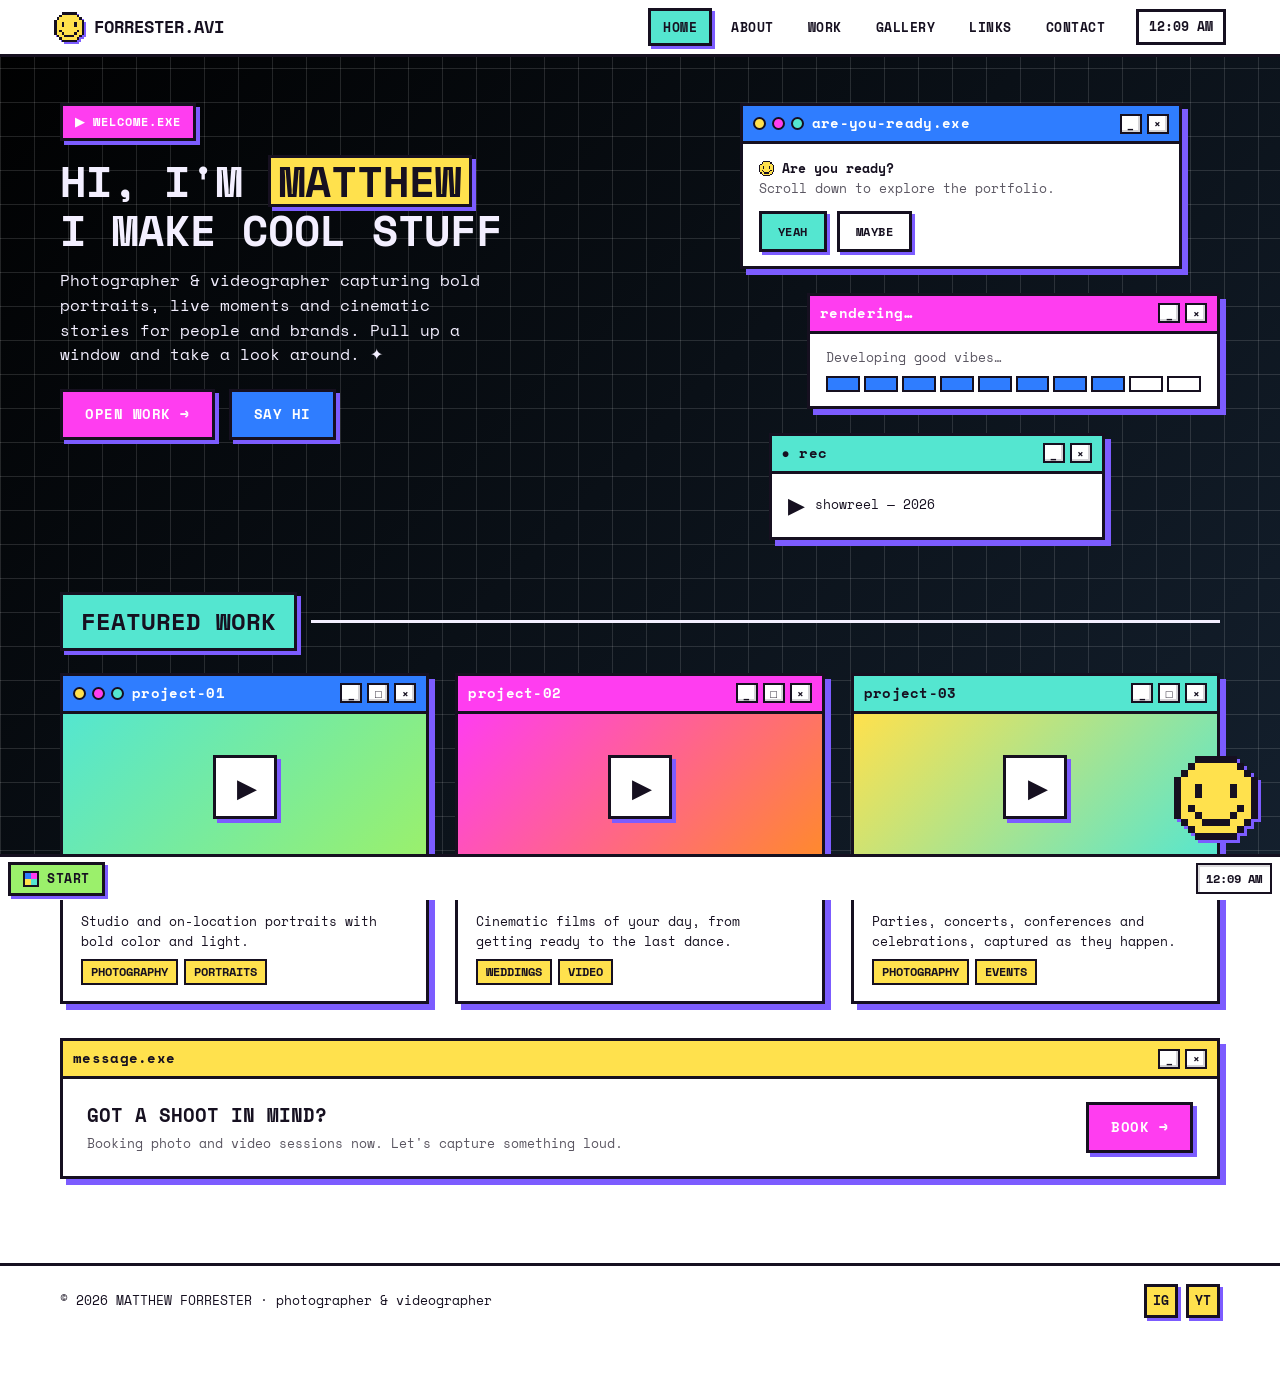
<file: index.html>
<!DOCTYPE html>
<html lang="en">
<head>
<meta charset="UTF-8">
<meta name="viewport" content="width=device-width, initial-scale=1.0">
<title>MATTHEW FORRESTER · Photographer &amp; Videographer</title>
<meta name="description" content="Portfolio of Matthew Forrester, photographer and videographer.">
<link rel="preconnect" href="https://fonts.googleapis.com">
<link rel="preconnect" href="https://fonts.gstatic.com" crossorigin>
<link href="https://fonts.googleapis.com/css2?family=Space+Mono:wght@400;700&display=swap" rel="stylesheet">
<link rel="icon" href="assets/favicon.svg" type="image/svg+xml">
<link rel="icon" href="assets/favicon-32.png" sizes="32x32" type="image/png">
<link rel="icon" href="favicon.ico" sizes="any">
<link rel="apple-touch-icon" href="assets/apple-touch-icon.png">
<meta name="theme-color" content="#0b0f17">
<link rel="stylesheet" href="style.css">
</head>
<body>

<!-- ===== TOP MENU BAR / NAV ===== -->
<header class="menubar">
  <div class="inner">
    <!-- EDIT: brand name -->
    <a href="index.html" class="brand"><span class="blip"></span> FORRESTER.AVI</a>
    <nav class="nav" id="nav">
      <a href="index.html" class="active">Home</a>
      <a href="about.html">About</a>
      <a href="work.html">Work</a>
      <a href="gallery.html">Gallery</a>
      <a href="links.html">Links</a>
      <a href="contact.html">Contact</a>
    </nav>
    <span class="clock" id="clock">--:--</span>
    <button class="navtoggle" id="navtoggle" aria-label="Menu">☰</button>
  </div>
</header>

<div class="wrap">

  <!-- ===== HERO ===== -->
  <section class="hero">
    <div>
      <!-- EDIT: tagline + intro -->
      <span class="kicker">▶ welcome.exe</span>
      <h1>Hi, I'm <span class="hl">Matthew</span><br>I make cool stuff</h1>
      <p class="lead">Photographer &amp; videographer capturing bold portraits, live moments and cinematic stories for people and brands. Pull up a window and take a look around. ✦</p>
      <div class="cta">
        <a href="work.html" class="btn magenta">Open Work →</a>
        <a href="contact.html" class="btn blue">Say Hi</a>
      </div>
    </div>

    <!-- decorative mini-windows (drag them by the title bar on desktop) -->
    <div class="cluster">
      <div class="win mini" style="width:92%">
        <div class="bar"><span class="dots"><span class="y"></span><span class="m"></span><span class="c"></span></span><span class="ttl">are-you-ready.exe</span><span class="ctrls"><span>×</span></span></div>
        <div class="body">
          <p><b><img class="px-smile" src="assets/favicon.svg" alt=""> Are you ready?</b></p>
          <p class="muted">Scroll down to explore the portfolio.</p>
          <div class="choicebtns">
            <a href="work.html" class="btn cyan">Yeah</a>
            <a href="about.html" class="btn">Maybe</a>
          </div>
        </div>
      </div>
      <div class="win mini" style="width:86%;margin-left:auto">
        <div class="bar magenta"><span class="ttl">rendering…</span><span class="ctrls"><span>×</span></span></div>
        <div class="body">
          <p class="muted">Developing good vibes…</p>
          <div class="loadbar"><i></i><i></i><i></i><i></i><i></i><i></i><i></i><i></i><i></i><i></i></div>
        </div>
      </div>
      <div class="win mini" style="width:70%;margin-left:6%">
        <div class="bar cyan"><span class="ttl">● rec</span></div>
        <div class="body" style="display:flex;align-items:center;gap:10px">
          <span style="font-size:1.4rem">▶</span>
          <span style="font-size:.8rem">showreel — 2026</span>
        </div>
      </div>
    </div>
  </section>

  <!-- ===== FEATURED WORK ===== -->
  <div class="sectitle"><h2>Featured Work</h2><span class="line"></span></div>
  <div class="grid3">
    <!-- EDIT: your projects -->
    <article class="win card" style="margin:0">
      <div class="bar"><span class="dots"><span class="y"></span><span class="m"></span><span class="c"></span></span><span class="ttl">project-01</span></div>
      <a href="portrait-photography.html" class="thumb a" aria-label="Open Portrait Photography"><span class="play">▶</span></a>
      <div class="body">
        <h3>Portrait Photography</h3>
        <p>Studio and on-location portraits with bold color and light.</p>
        <span class="tag">Photography</span><span class="tag">Portraits</span>
      </div>
    </article>
    <article class="win card" style="margin:0">
      <div class="bar magenta"><span class="ttl">project-02</span><span class="ctrls"><span>□</span><span>×</span></span></div>
      <a href="wedding-videography.html" class="thumb b" aria-label="Open Wedding Videography"><span class="play">▶</span></a>
      <div class="body">
        <h3>Wedding Videography</h3>
        <p>Cinematic films of your day, from getting ready to the last dance.</p>
        <span class="tag">Weddings</span><span class="tag">Video</span>
      </div>
    </article>
    <article class="win card" style="margin:0">
      <div class="bar cyan"><span class="ttl">project-03</span></div>
      <a href="event-photography.html" class="thumb c" aria-label="Open Event Photography"><span class="play">▶</span></a>
      <div class="body">
        <h3>Event Photography</h3>
        <p>Parties, concerts, conferences and celebrations, captured as they happen.</p>
        <span class="tag">Photography</span><span class="tag">Events</span>
      </div>
    </article>
  </div>

  <!-- ===== CTA STRIP ===== -->
  <div class="win" style="margin-top:34px">
    <div class="bar yellow"><span class="ttl">message.exe</span><span class="ctrls"><span>_</span><span>□</span><span>×</span></span></div>
    <div class="body" style="display:flex;flex-wrap:wrap;gap:18px;align-items:center;justify-content:space-between">
      <div>
        <h3 style="text-transform:uppercase;margin-bottom:4px">Got a shoot in mind?</h3>
        <p class="muted">Booking photo and video sessions now. Let's capture something loud.</p>
      </div>
      <a href="contact.html" class="btn magenta">Book →</a>
    </div>
  </div>

</div>

<!-- ===== FOOTER ===== -->
<footer class="footer">
  <div class="inner">
    <span>© <span id="yr">2026</span> MATTHEW FORRESTER · photographer &amp; videographer</span>
    <div class="soc">
      <!-- EDIT: your links -->
      <a href="#" title="Instagram">IG</a>
      
      <a href="https://www.youtube.com/@bekindrewindproductions" title="YouTube" target="_blank" rel="noopener">YT</a>
    </div>
  </div>
</footer>

<script src="script.js"></script>
</body>
</html>
</file>
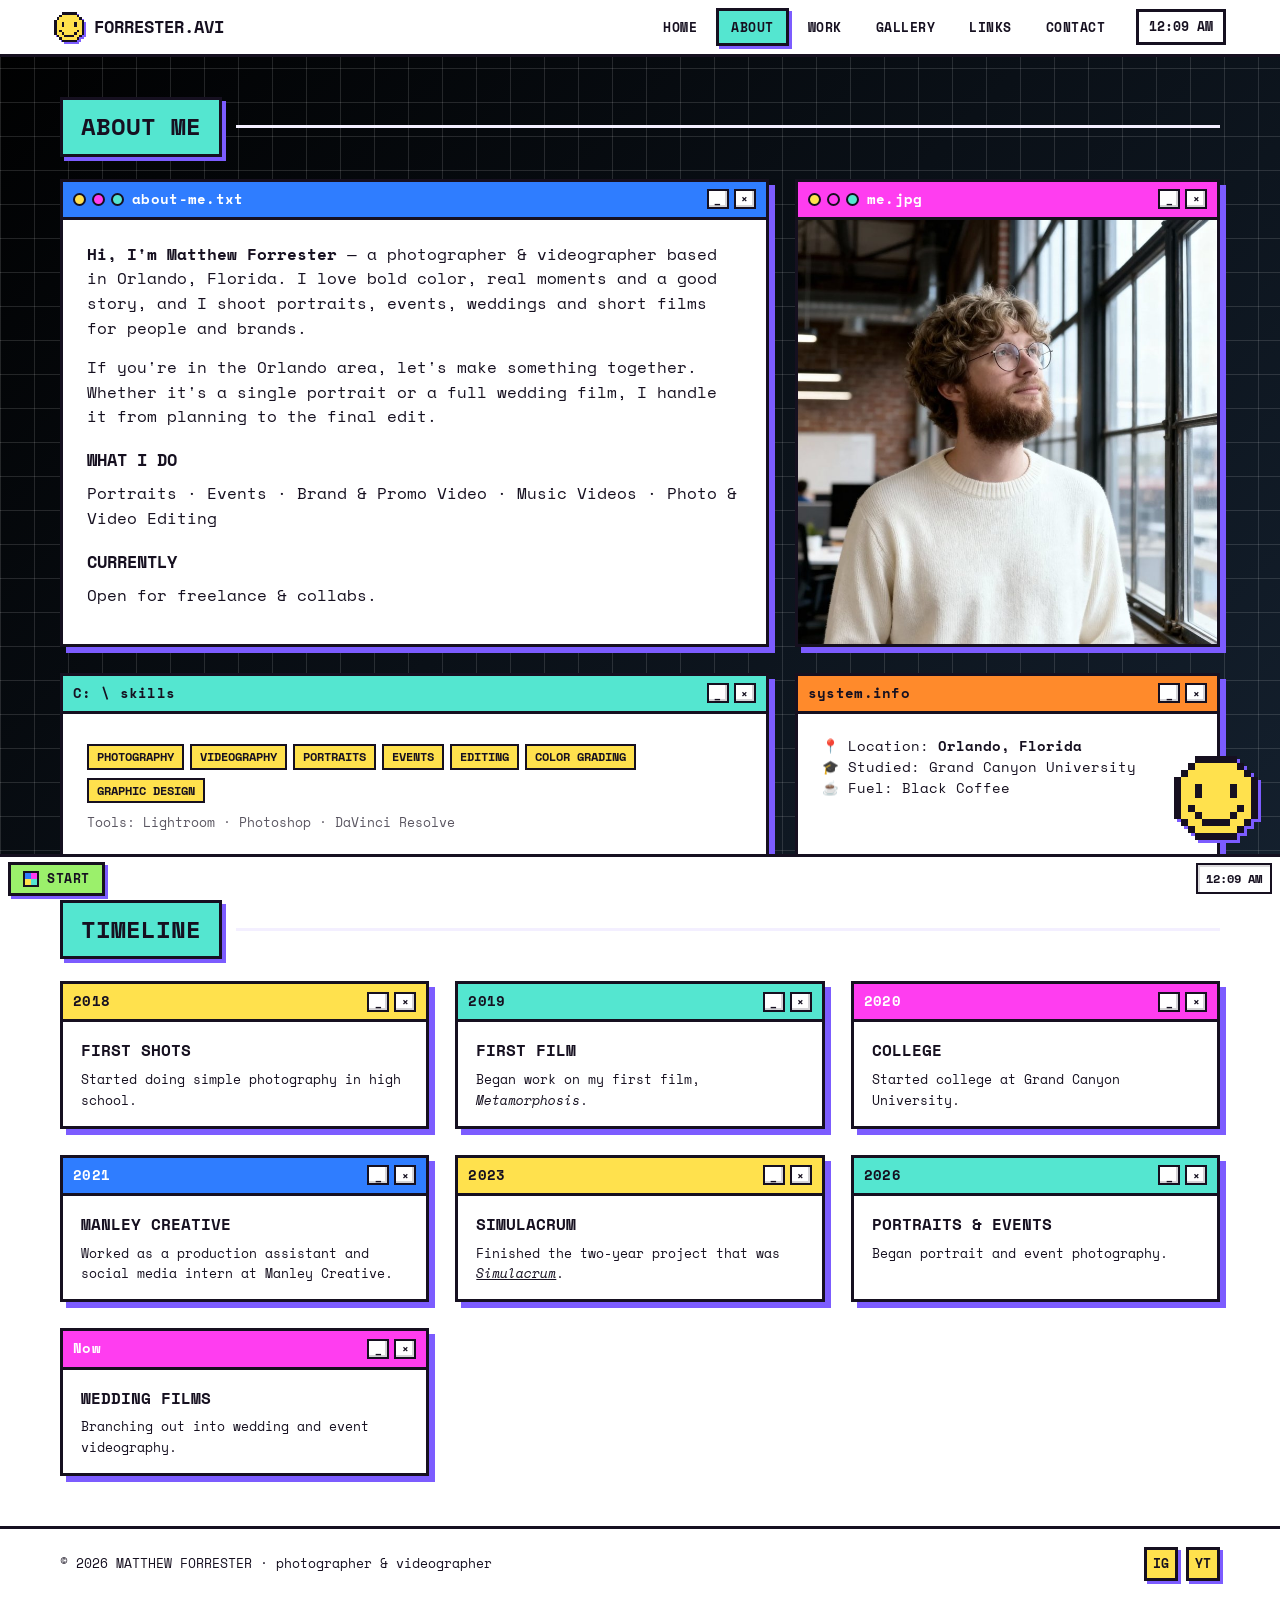
<file: about.html>
<!DOCTYPE html>
<html lang="en">
<head>
<meta charset="UTF-8">
<meta name="viewport" content="width=device-width, initial-scale=1.0">
<title>About · MATTHEW FORRESTER</title>
<meta name="description" content="About — Matthew Forrester, photographer &amp; videographer.">
<link rel="preconnect" href="https://fonts.googleapis.com">
<link rel="preconnect" href="https://fonts.gstatic.com" crossorigin>
<link href="https://fonts.googleapis.com/css2?family=Space+Mono:wght@400;700&display=swap" rel="stylesheet">
<link rel="icon" href="assets/favicon.svg" type="image/svg+xml">
<link rel="icon" href="assets/favicon-32.png" sizes="32x32" type="image/png">
<link rel="icon" href="favicon.ico" sizes="any">
<link rel="apple-touch-icon" href="assets/apple-touch-icon.png">
<meta name="theme-color" content="#0b0f17">
<link rel="stylesheet" href="style.css">
</head>
<body>

<header class="menubar">
  <div class="inner">
    <a href="index.html" class="brand"><span class="blip"></span> FORRESTER.AVI</a>
    <nav class="nav" id="nav">
      <a href="index.html">Home</a>
      <a href="about.html" class="active">About</a>
      <a href="work.html">Work</a>
      <a href="gallery.html">Gallery</a>
      <a href="links.html">Links</a>
      <a href="contact.html">Contact</a>
    </nav>
    <span class="clock" id="clock">--:--</span>
    <button class="navtoggle" id="navtoggle" aria-label="Menu">☰</button>
  </div>
</header>

<div class="wrap">

  <div class="sectitle" style="margin-top:40px"><h2>About Me</h2><span class="line"></span></div>

  <div class="aboutgrid">
    <!-- bio -->
    <div class="win" style="margin:0">
      <div class="bar"><span class="dots"><span class="y"></span><span class="m"></span><span class="c"></span></span><span class="ttl">about-me.txt</span><span class="ctrls"><span>_</span><span>□</span><span>×</span></span></div>
      <div class="body prose">
        <!-- EDIT: your bio -->
        <p><b>Hi, I'm Matthew Forrester</b> — a photographer &amp; videographer based in Orlando, Florida. I love bold color, real moments and a good story, and I shoot portraits, events, weddings and short films for people and brands.</p>
        <p>If you're in the Orlando area, let's make something together. Whether it's a single portrait or a full wedding film, I handle it from planning to the final edit.</p>
        <h3>What I do</h3>
        <p>Portraits · Events · Brand &amp; Promo Video · Music Videos · Photo &amp; Video Editing</p>
        <h3>Currently</h3>
        <p>Open for freelance &amp; collabs.</p>
      </div>
    </div>

    <!-- portrait -->
    <div class="win photowin" style="margin:0">
      <div class="bar magenta"><span class="dots"><span class="y"></span><span class="m"></span><span class="c"></span></span><span class="ttl">me.jpg</span></div>
      <div class="photo"><img src="assets/matthew-portrait.jpg" alt="Portrait of Matthew Forrester" width="800" height="994"></div>
    </div>

    <!-- skills -->
    <div class="win" style="margin:0">
      <div class="bar cyan"><span class="ttl">C: \ skills</span></div>
      <div class="body">
        <!-- EDIT: skills -->
        <p style="margin-bottom:10px"><span class="tag">Photography</span><span class="tag">Videography</span><span class="tag">Portraits</span><span class="tag">Events</span><span class="tag">Editing</span><span class="tag">Color Grading</span><span class="tag">Graphic Design</span></p>
        <p class="muted">Tools: Lightroom · Photoshop · DaVinci Resolve</p>
      </div>
    </div>

    <!-- system info -->
    <div class="win" style="margin:0">
      <div class="bar orange"><span class="ttl">system.info</span><span class="ctrls"><span>×</span></span></div>
      <div class="body" style="font-size:.85rem">
        <p>📍 Location: <b>Orlando, Florida</b></p>
        <p>🎓 Studied: Grand Canyon University</p>
        <p>☕ Fuel: Black Coffee</p>
      </div>
    </div>
  </div>

  <!-- timeline strip -->
  <div class="sectitle"><h2>Timeline</h2><span class="line"></span></div>
  <!-- EDIT: one card per milestone -->
  <div class="grid3">
    <article class="win card" style="margin:0">
      <div class="bar yellow"><span class="ttl">2018</span></div>
      <div class="body"><h3>First Shots</h3><p>Started doing simple photography in high school.</p></div>
    </article>
    <article class="win card" style="margin:0">
      <div class="bar cyan"><span class="ttl">2019</span></div>
      <div class="body"><h3>First Film</h3><p>Began work on my first film, <i>Metamorphosis</i>.</p></div>
    </article>
    <article class="win card" style="margin:0">
      <div class="bar magenta"><span class="ttl">2020</span></div>
      <div class="body"><h3>College</h3><p>Started college at Grand Canyon University.</p></div>
    </article>
    <article class="win card" style="margin:0">
      <div class="bar"><span class="ttl">2021</span></div>
      <div class="body"><h3>Manley Creative</h3><p>Worked as a production assistant and social media intern at Manley Creative.</p></div>
    </article>
    <article class="win card" style="margin:0">
      <div class="bar yellow"><span class="ttl">2023</span></div>
      <div class="body"><h3>Simulacrum</h3><p>Finished the two-year project that was <a href="simulacrum.html"><i>Simulacrum</i></a>.</p></div>
    </article>
    <article class="win card" style="margin:0">
      <div class="bar cyan"><span class="ttl">2026</span></div>
      <div class="body"><h3>Portraits &amp; Events</h3><p>Began portrait and event photography.</p></div>
    </article>
    <article class="win card" style="margin:0">
      <div class="bar magenta"><span class="ttl">Now</span></div>
      <div class="body"><h3>Wedding Films</h3><p>Branching out into wedding and event videography.</p></div>
    </article>
  </div>

</div>

<footer class="footer">
  <div class="inner">
    <span>© <span id="yr">2026</span> MATTHEW FORRESTER · photographer &amp; videographer</span>
    <div class="soc"><a href="#" title="Instagram">IG</a><a href="https://www.youtube.com/@bekindrewindproductions" title="YouTube" target="_blank" rel="noopener">YT</a></div>
  </div>
</footer>

<script src="script.js"></script>
</body>
</html>
</file>
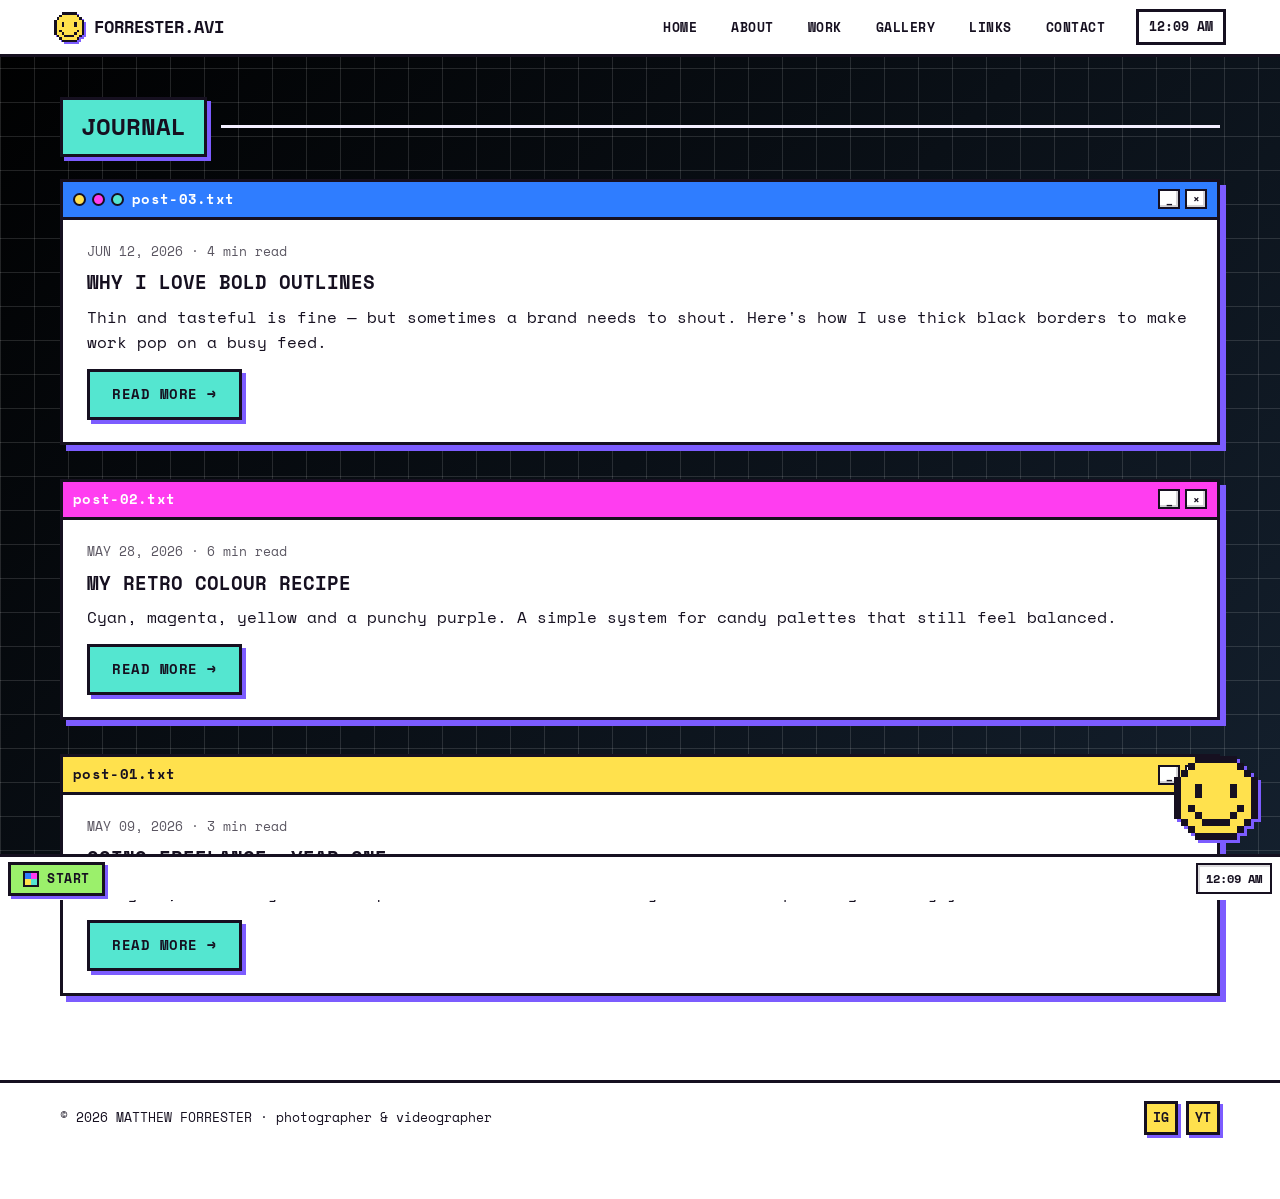
<file: blog.html>
<!DOCTYPE html>
<html lang="en">
<head>
<meta charset="UTF-8">
<meta name="viewport" content="width=device-width, initial-scale=1.0">
<title>Blog · MATTHEW FORRESTER</title>
<meta name="description" content="Blog — Matthew Forrester, photographer &amp; videographer.">
<link rel="preconnect" href="https://fonts.googleapis.com">
<link rel="preconnect" href="https://fonts.gstatic.com" crossorigin>
<link href="https://fonts.googleapis.com/css2?family=Space+Mono:wght@400;700&display=swap" rel="stylesheet">
<link rel="icon" href="assets/favicon.svg" type="image/svg+xml">
<link rel="icon" href="assets/favicon-32.png" sizes="32x32" type="image/png">
<link rel="icon" href="favicon.ico" sizes="any">
<link rel="apple-touch-icon" href="assets/apple-touch-icon.png">
<meta name="theme-color" content="#0b0f17">
<link rel="stylesheet" href="style.css">
</head>
<body>

<header class="menubar">
  <div class="inner">
    <a href="index.html" class="brand"><span class="blip"></span> FORRESTER.AVI</a>
    <nav class="nav" id="nav">
      <a href="index.html">Home</a>
      <a href="about.html">About</a>
      <a href="work.html">Work</a>
      <a href="gallery.html">Gallery</a>
      <a href="links.html">Links</a>
      <a href="contact.html">Contact</a>
    </nav>
    <span class="clock" id="clock">--:--</span>
    <button class="navtoggle" id="navtoggle" aria-label="Menu">☰</button>
  </div>
</header>

<div class="wrap">

  <div class="sectitle" style="margin-top:40px"><h2>Journal</h2><span class="line"></span></div>

  <!-- EDIT: duplicate a window for each post -->
  <article class="win">
    <div class="bar"><span class="dots"><span class="y"></span><span class="m"></span><span class="c"></span></span><span class="ttl">post-03.txt</span><span class="ctrls"><span>□</span><span>×</span></span></div>
    <div class="body">
      <p class="muted" style="margin-bottom:6px">JUN 12, 2026 · 4 min read</p>
      <h3 style="text-transform:uppercase;font-size:1.2rem;margin-bottom:8px">Why I Love Bold Outlines</h3>
      <p style="margin-bottom:14px">Thin and tasteful is fine — but sometimes a brand needs to shout. Here's how I use thick black borders to make work pop on a busy feed.</p>
      <a href="#" class="btn cyan">Read More →</a>
    </div>
  </article>

  <article class="win">
    <div class="bar magenta"><span class="ttl">post-02.txt</span><span class="ctrls"><span>×</span></span></div>
    <div class="body">
      <p class="muted" style="margin-bottom:6px">MAY 28, 2026 · 6 min read</p>
      <h3 style="text-transform:uppercase;font-size:1.2rem;margin-bottom:8px">My Retro Colour Recipe</h3>
      <p style="margin-bottom:14px">Cyan, magenta, yellow and a punchy purple. A simple system for candy palettes that still feel balanced.</p>
      <a href="#" class="btn cyan">Read More →</a>
    </div>
  </article>

  <article class="win">
    <div class="bar yellow"><span class="ttl">post-01.txt</span></div>
    <div class="body">
      <p class="muted" style="margin-bottom:6px">MAY 09, 2026 · 3 min read</p>
      <h3 style="text-transform:uppercase;font-size:1.2rem;margin-bottom:8px">Going Freelance: Year One</h3>
      <p style="margin-bottom:14px">The good, the scary and the spreadsheet. What I'd tell myself before quitting the day job.</p>
      <a href="#" class="btn cyan">Read More →</a>
    </div>
  </article>

</div>

<footer class="footer">
  <div class="inner">
    <span>© <span id="yr">2026</span> MATTHEW FORRESTER · photographer &amp; videographer</span>
    <div class="soc"><a href="#" title="Instagram">IG</a><a href="https://www.youtube.com/@bekindrewindproductions" title="YouTube" target="_blank" rel="noopener">YT</a></div>
  </div>
</footer>

<script src="script.js"></script>
</body>
</html>
</file>
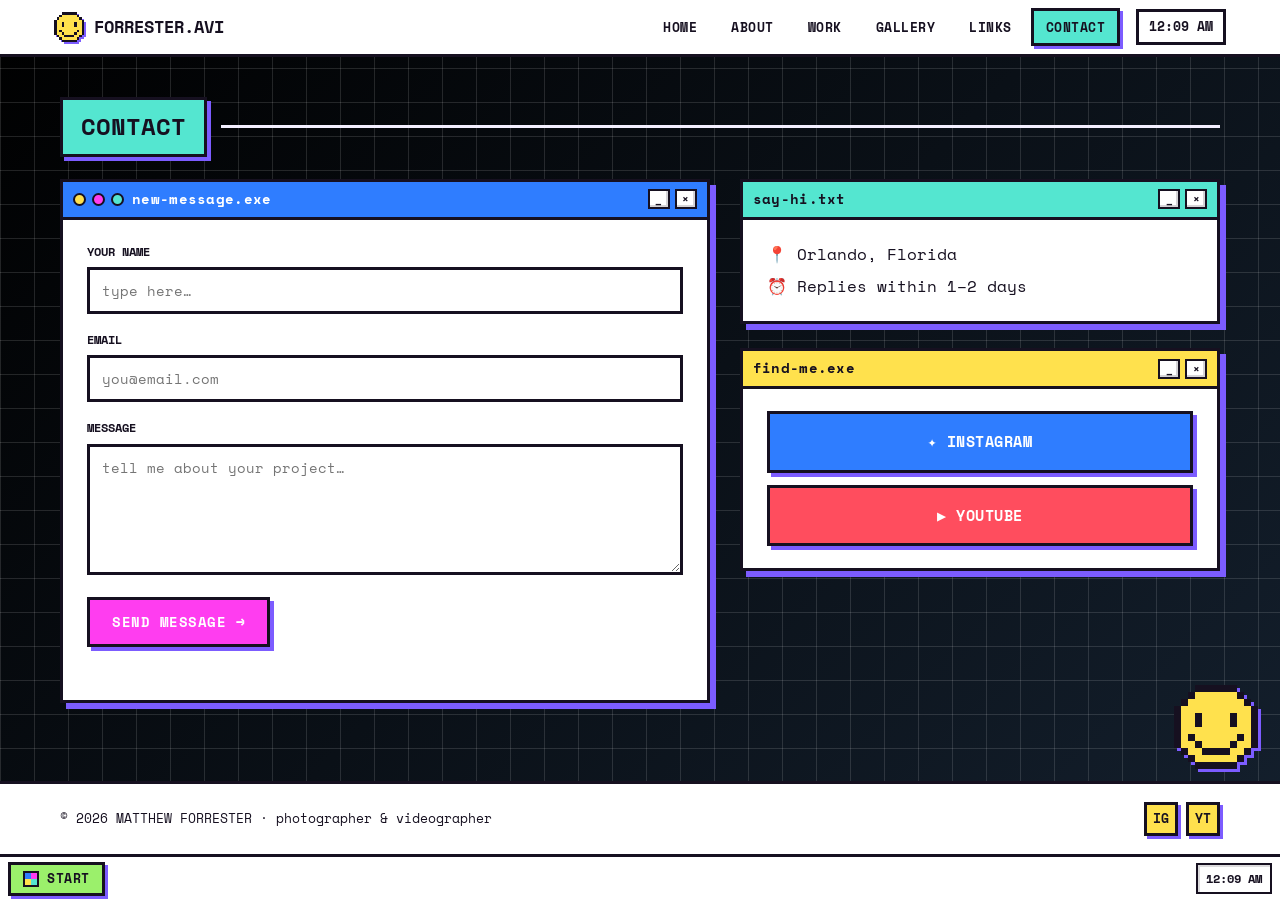
<file: contact.html>
<!DOCTYPE html>
<html lang="en">
<head>
<meta charset="UTF-8">
<meta name="viewport" content="width=device-width, initial-scale=1.0">
<title>Contact · MATTHEW FORRESTER</title>
<meta name="description" content="Contact — Matthew Forrester, photographer &amp; videographer.">
<link rel="preconnect" href="https://fonts.googleapis.com">
<link rel="preconnect" href="https://fonts.gstatic.com" crossorigin>
<link href="https://fonts.googleapis.com/css2?family=Space+Mono:wght@400;700&display=swap" rel="stylesheet">
<link rel="icon" href="assets/favicon.svg" type="image/svg+xml">
<link rel="icon" href="assets/favicon-32.png" sizes="32x32" type="image/png">
<link rel="icon" href="favicon.ico" sizes="any">
<link rel="apple-touch-icon" href="assets/apple-touch-icon.png">
<meta name="theme-color" content="#0b0f17">
<link rel="stylesheet" href="style.css">
</head>
<body>

<header class="menubar">
  <div class="inner">
    <a href="index.html" class="brand"><span class="blip"></span> FORRESTER.AVI</a>
    <nav class="nav" id="nav">
      <a href="index.html">Home</a>
      <a href="about.html">About</a>
      <a href="work.html">Work</a>
      <a href="gallery.html">Gallery</a>
      <a href="links.html">Links</a>
      <a href="contact.html" class="active">Contact</a>
    </nav>
    <span class="clock" id="clock">--:--</span>
    <button class="navtoggle" id="navtoggle" aria-label="Menu">☰</button>
  </div>
</header>

<div class="wrap">

  <div class="sectitle" style="margin-top:40px"><h2>Contact</h2><span class="line"></span></div>

  <div class="hero" style="padding-top:0;align-items:start">
    <!-- contact form window -->
    <div class="win" style="margin:0">
      <div class="bar"><span class="dots"><span class="y"></span><span class="m"></span><span class="c"></span></span><span class="ttl">new-message.exe</span><span class="ctrls"><span>_</span><span>□</span><span>×</span></span></div>
      <div class="body">
        <!-- Contact form -> Formspree (messages arrive in your Formspree inbox / email) -->
        <form id="contactform" action="https://formspree.io/f/xaeqzade" method="POST">
          <div class="field"><label for="nm">Your Name</label><input id="nm" name="name" type="text" maxlength="100" autocomplete="name" placeholder="type here…"></div>
          <div class="field"><label for="em">Email</label><input id="em" name="email" type="email" required autocomplete="email" placeholder="you@email.com"></div>
          <div class="field"><label for="ms">Message</label><textarea id="ms" name="message" rows="5" maxlength="2000" required placeholder="tell me about your project…"></textarea></div>
          <button type="submit" class="btn magenta">Send Message →</button>
          <p class="formstatus" role="status" aria-live="polite"></p>
        </form>
      </div>
    </div>

    <!-- info window -->
    <div>
      <div class="win" style="margin:0 0 24px">
        <div class="bar cyan"><span class="ttl">say-hi.txt</span></div>
        <div class="body">
          <!-- EDIT: your contact details -->
          <p style="margin-bottom:8px">📍 Orlando, Florida</p>
          <p>⏰ Replies within 1–2 days</p>
        </div>
      </div>
      <div class="win" style="margin:0">
        <div class="bar yellow"><span class="ttl">find-me.exe</span><span class="ctrls"><span>×</span></span></div>
        <div class="body">
          <div class="linkstack" style="gap:12px">
            <a href="#" class="btn blue">✦ Instagram</a>
            <a href="https://www.youtube.com/@bekindrewindproductions" class="btn red" target="_blank" rel="noopener">▶ YouTube</a>
          </div>
        </div>
      </div>
    </div>
  </div>


</div>

<footer class="footer">
  <div class="inner">
    <span>© <span id="yr">2026</span> MATTHEW FORRESTER · photographer &amp; videographer</span>
    <div class="soc"><a href="#" title="Instagram">IG</a><a href="https://www.youtube.com/@bekindrewindproductions" title="YouTube" target="_blank" rel="noopener">YT</a></div>
  </div>
</footer>

<script src="script.js"></script>
</body>
</html>
</file>
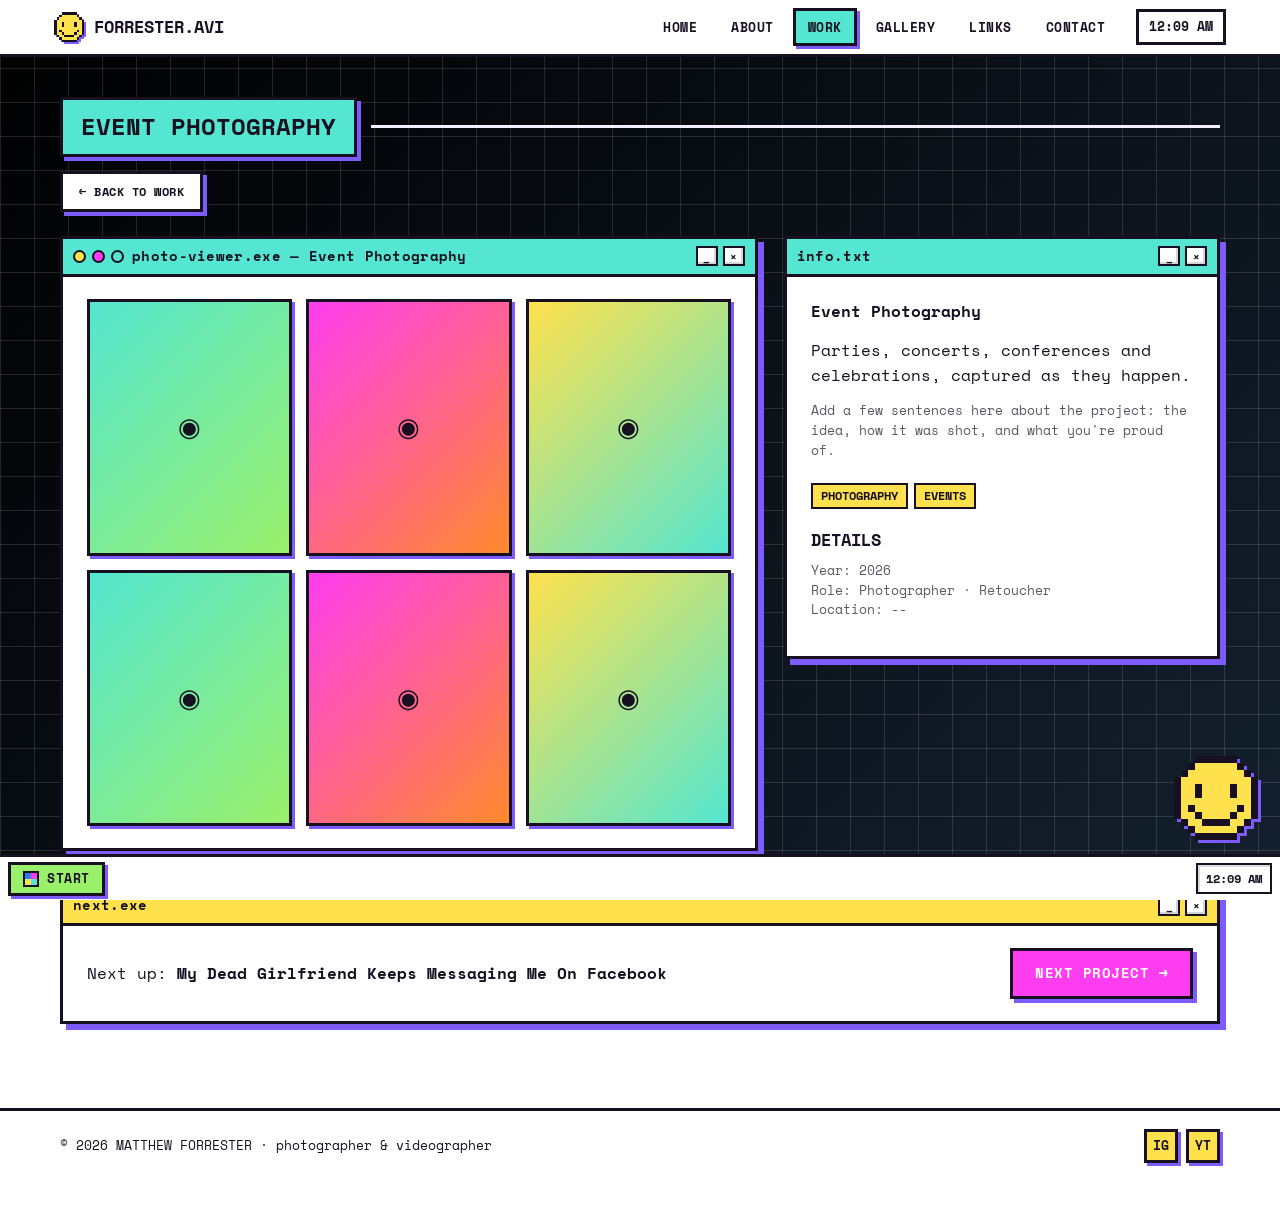
<file: event-photography.html>
<!DOCTYPE html>
<html lang="en">
<head>
<meta charset="UTF-8">
<meta name="viewport" content="width=device-width, initial-scale=1.0">
<title>Event Photography · MATTHEW FORRESTER</title>
<meta name="description" content="Event Photography — Parties, concerts, conferences and celebrations, captured as they happen.">
<link rel="preconnect" href="https://fonts.googleapis.com">
<link rel="preconnect" href="https://fonts.gstatic.com" crossorigin>
<link href="https://fonts.googleapis.com/css2?family=Space+Mono:wght@400;700&display=swap" rel="stylesheet">
<link rel="icon" href="assets/favicon.svg" type="image/svg+xml">
<link rel="icon" href="assets/favicon-32.png" sizes="32x32" type="image/png">
<link rel="icon" href="favicon.ico" sizes="any">
<link rel="apple-touch-icon" href="assets/apple-touch-icon.png">
<meta name="theme-color" content="#0b0f17">
<link rel="stylesheet" href="style.css">
</head>
<body>

<header class="menubar">
  <div class="inner">
    <a href="index.html" class="brand"><span class="blip"></span> FORRESTER.AVI</a>
    <nav class="nav" id="nav">
      <a href="index.html">Home</a>
      <a href="about.html">About</a>
      <a href="work.html" class="active">Work</a>
      <a href="gallery.html">Gallery</a>
      <a href="links.html">Links</a>
      <a href="contact.html">Contact</a>
    </nav>
    <span class="clock" id="clock">--:--</span>
    <button class="navtoggle" id="navtoggle" aria-label="Menu">☰</button>
  </div>
</header>

<div class="wrap">

  <div class="sectitle" style="margin-top:40px"><h2>Event Photography</h2><span class="line"></span></div>
  <p style="margin:-8px 0 24px"><a href="work.html" class="btn" style="padding:8px 16px;font-size:.78rem">← Back to Work</a></p>

  <div class="projlayout">
    <div class="win" style="margin:0">
      <div class="bar cyan"><span class="dots"><span class="y"></span><span class="m"></span><span class="c"></span></span><span class="ttl">photo-viewer.exe — Event Photography</span></div>
      <!-- EDIT: replace each placeholder frame with a photo, e.g.
           <img class="frame" src="assets/portrait-01.jpg" alt="Describe the photo"> -->
      <div class="body"><div class="frames"><div class="frame thumb a"><span>◉</span></div><div class="frame thumb b"><span>◉</span></div><div class="frame thumb c"><span>◉</span></div><div class="frame thumb a"><span>◉</span></div><div class="frame thumb b"><span>◉</span></div><div class="frame thumb c"><span>◉</span></div></div></div>
    </div>

    <div class="win" style="margin:0">
      <div class="bar cyan"><span class="ttl">info.txt</span></div>
      <div class="body prose">
        <!-- EDIT: tell the story of this project -->
        <p><b>Event Photography</b></p>
        <p>Parties, concerts, conferences and celebrations, captured as they happen.</p>
        <p class="muted">Add a few sentences here about the project: the idea, how it was shot, and what you're proud of.</p>
        <p><span class="tag">Photography</span><span class="tag">Events</span></p>
        <h3>Details</h3>
        <!-- EDIT: fill in or delete any of these -->
        <p class="muted">Year: 2026<br>Role: Photographer · Retoucher<br>Location: --</p>
      </div>
    </div>
  </div>

  <div class="win" style="margin-top:34px">
    <div class="bar yellow"><span class="ttl">next.exe</span></div>
    <div class="body" style="display:flex;flex-wrap:wrap;gap:16px;align-items:center;justify-content:space-between">
      <p>Next up: <b>My Dead Girlfriend Keeps Messaging Me On Facebook</b></p>
      <a href="my-dead-girlfriend.html" class="btn magenta">Next Project →</a>
    </div>
  </div>

</div>

<footer class="footer">
  <div class="inner">
    <span>© <span id="yr">2026</span> MATTHEW FORRESTER · photographer &amp; videographer</span>
    <div class="soc"><a href="#" title="Instagram">IG</a><a href="https://www.youtube.com/@bekindrewindproductions" title="YouTube" target="_blank" rel="noopener">YT</a></div>
  </div>
</footer>

<script src="script.js"></script>
</body>
</html>
</file>
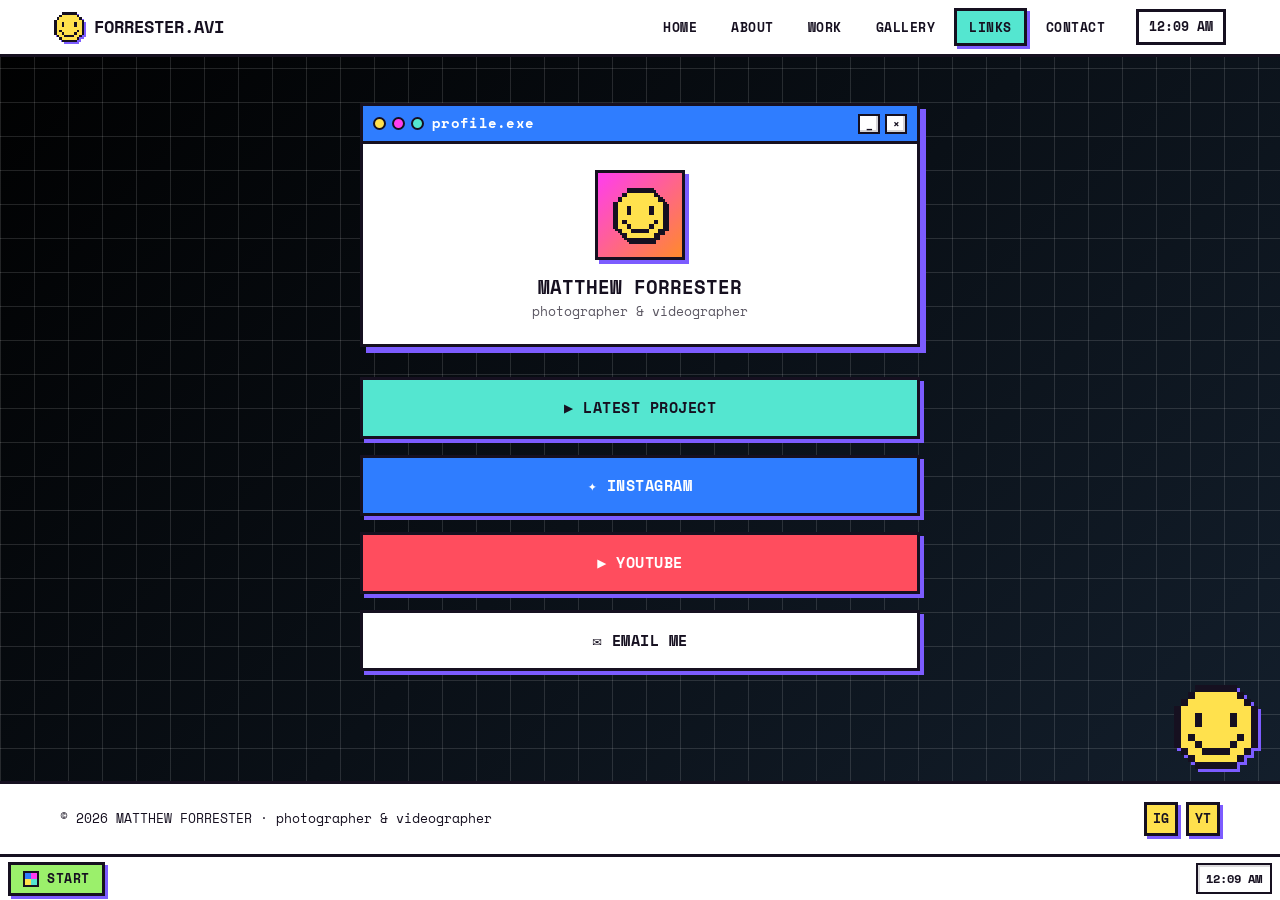
<file: links.html>
<!DOCTYPE html>
<html lang="en">
<head>
<meta charset="UTF-8">
<meta name="viewport" content="width=device-width, initial-scale=1.0">
<title>Links · MATTHEW FORRESTER</title>
<meta name="description" content="Links — Matthew Forrester, photographer &amp; videographer.">
<link rel="preconnect" href="https://fonts.googleapis.com">
<link rel="preconnect" href="https://fonts.gstatic.com" crossorigin>
<link href="https://fonts.googleapis.com/css2?family=Space+Mono:wght@400;700&display=swap" rel="stylesheet">
<link rel="icon" href="assets/favicon.svg" type="image/svg+xml">
<link rel="icon" href="assets/favicon-32.png" sizes="32x32" type="image/png">
<link rel="icon" href="favicon.ico" sizes="any">
<link rel="apple-touch-icon" href="assets/apple-touch-icon.png">
<meta name="theme-color" content="#0b0f17">
<link rel="stylesheet" href="style.css">
</head>
<body>

<header class="menubar">
  <div class="inner">
    <a href="index.html" class="brand"><span class="blip"></span> FORRESTER.AVI</a>
    <nav class="nav" id="nav">
      <a href="index.html">Home</a>
      <a href="about.html">About</a>
      <a href="work.html">Work</a>
      <a href="gallery.html">Gallery</a>
      <a href="links.html" class="active">Links</a>
      <a href="contact.html">Contact</a>
    </nav>
    <span class="clock" id="clock">--:--</span>
    <button class="navtoggle" id="navtoggle" aria-label="Menu">☰</button>
  </div>
</header>

<div class="wrap">

  <!-- profile card -->
  <div class="win" style="max-width:560px;margin:46px auto 30px">
    <div class="bar"><span class="dots"><span class="y"></span><span class="m"></span><span class="c"></span></span><span class="ttl">profile.exe</span><span class="ctrls"><span>_</span><span>□</span><span>×</span></span></div>
    <div class="body" style="text-align:center">
      <div style="width:90px;height:90px;margin:4px auto 12px;background:linear-gradient(135deg,var(--magenta),var(--orange));border:var(--bw) solid var(--ink);box-shadow:4px 4px 0 var(--shade);display:grid;place-items:center;font-size:2rem;color:#fff"><img src="assets/favicon.svg" alt="" width="54" height="54" style="image-rendering:pixelated;filter:drop-shadow(2px 2px 0 var(--ink))"></div>
      <!-- EDIT: name + handle + one line -->
      <h3 style="text-transform:uppercase;font-size:1.2rem">Matthew Forrester</h3>
      <p class="muted">photographer &amp; videographer</p>
    </div>
  </div>

  <!-- link buttons -->
  <div class="linkstack">
    <!-- EDIT: your links + labels -->
    <a href="wedding-videography.html" class="btn cyan">▶ Latest Project</a>
    <a href="#" class="btn blue">✦ Instagram</a>
    <a href="https://www.youtube.com/@bekindrewindproductions" class="btn red" target="_blank" rel="noopener">▶ YouTube</a>
    <a href="#" class="btn">✉ Email Me</a>
  </div>


</div>

<footer class="footer">
  <div class="inner">
    <span>© <span id="yr">2026</span> MATTHEW FORRESTER · photographer &amp; videographer</span>
    <div class="soc"><a href="#" title="Instagram">IG</a><a href="https://www.youtube.com/@bekindrewindproductions" title="YouTube" target="_blank" rel="noopener">YT</a></div>
  </div>
</footer>

<script src="script.js"></script>
</body>
</html>
</file>
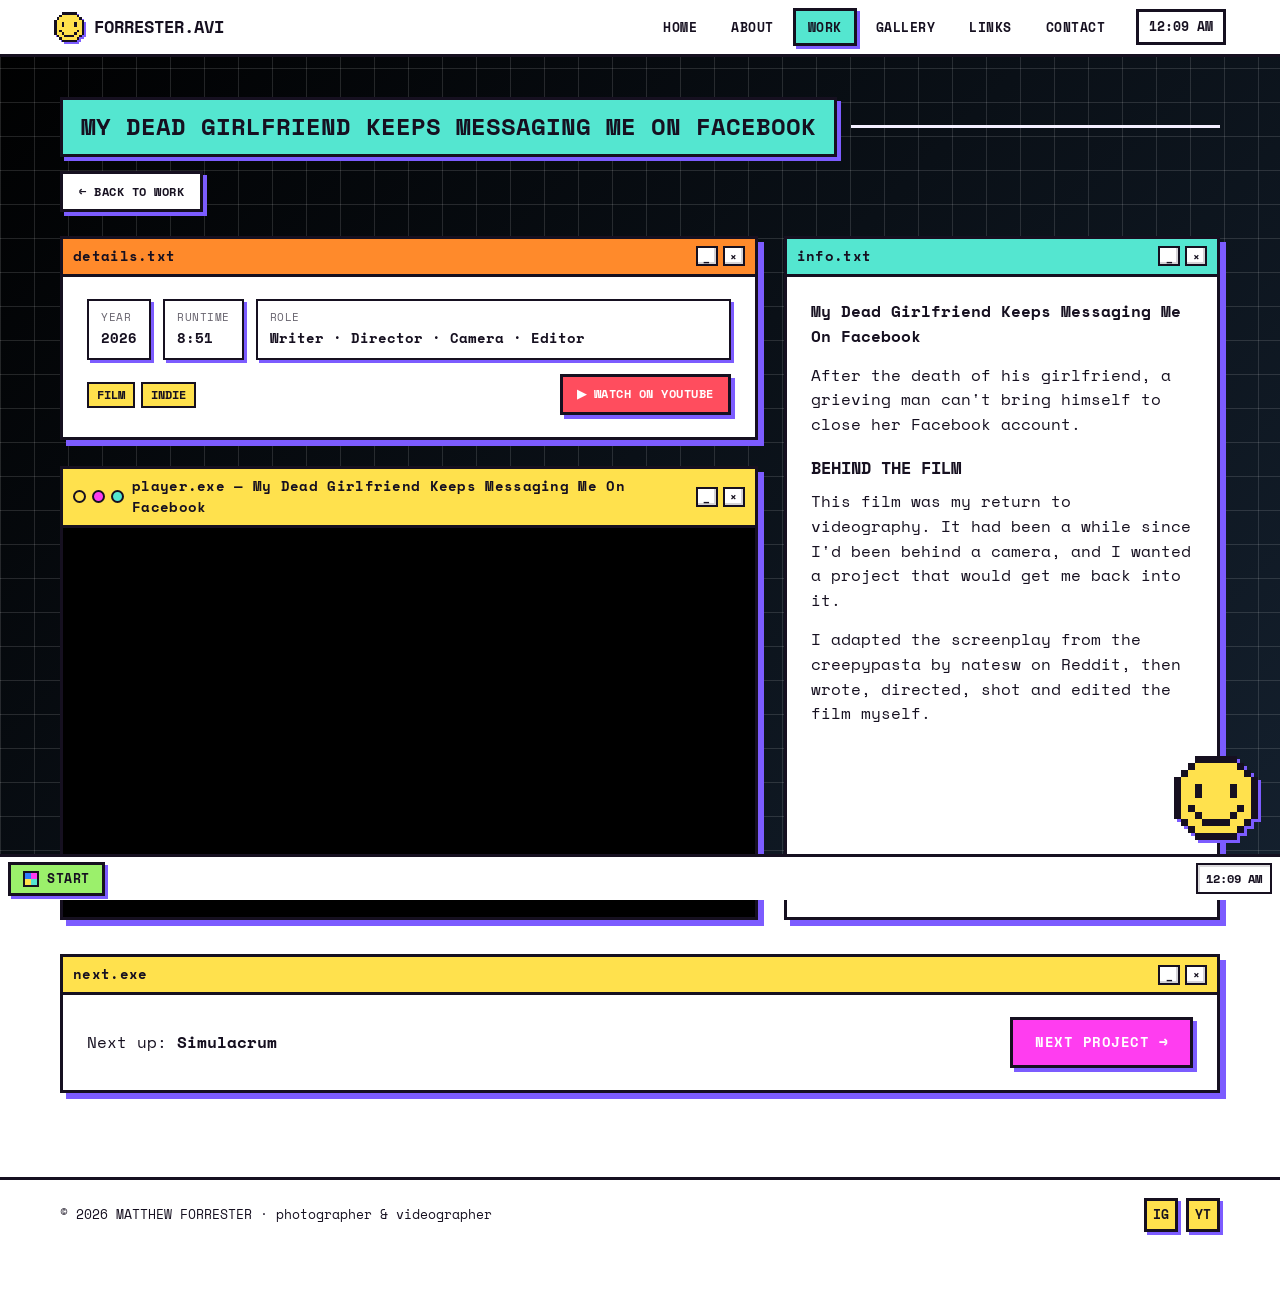
<file: my-dead-girlfriend.html>
<!DOCTYPE html>
<html lang="en">
<head>
<meta charset="UTF-8">
<meta name="viewport" content="width=device-width, initial-scale=1.0">
<title>My Dead Girlfriend Keeps Messaging Me On Facebook · MATTHEW FORRESTER</title>
<meta name="description" content="My Dead Girlfriend Keeps Messaging Me On Facebook — After the death of his girlfriend, a grieving man can't bring himself to close her Facebook account. A film by Matthew Forrester.">
<link rel="preconnect" href="https://fonts.googleapis.com">
<link rel="preconnect" href="https://fonts.gstatic.com" crossorigin>
<link href="https://fonts.googleapis.com/css2?family=Space+Mono:wght@400;700&display=swap" rel="stylesheet">
<link rel="icon" href="assets/favicon.svg" type="image/svg+xml">
<link rel="icon" href="assets/favicon-32.png" sizes="32x32" type="image/png">
<link rel="icon" href="favicon.ico" sizes="any">
<link rel="apple-touch-icon" href="assets/apple-touch-icon.png">
<meta name="theme-color" content="#0b0f17">
<link rel="stylesheet" href="style.css">
</head>
<body>

<header class="menubar">
  <div class="inner">
    <a href="index.html" class="brand"><span class="blip"></span> FORRESTER.AVI</a>
    <nav class="nav" id="nav">
      <a href="index.html">Home</a>
      <a href="about.html">About</a>
      <a href="work.html" class="active">Work</a>
      <a href="gallery.html">Gallery</a>
      <a href="links.html">Links</a>
      <a href="contact.html">Contact</a>
    </nav>
    <span class="clock" id="clock">--:--</span>
    <button class="navtoggle" id="navtoggle" aria-label="Menu">☰</button>
  </div>
</header>

<div class="wrap">

  <div class="sectitle" style="margin-top:40px"><h2>My Dead Girlfriend Keeps Messaging Me On Facebook</h2><span class="line"></span></div>
  <p style="margin:-8px 0 24px"><a href="work.html" class="btn" style="padding:8px 16px;font-size:.78rem">← Back to Work</a></p>

  <div class="projlayout vid">
    <div class="projleft">
      <!-- details -->
      <div class="win" style="margin:0">
        <div class="bar orange"><span class="ttl">details.txt</span></div>
        <div class="body">
          <!-- EDIT: fill in or change any of these -->
          <div class="stats">
            <div><span>Year</span><b>2026</b></div>
            <div><span>Runtime</span><b>8:51</b></div>
            <div><span>Role</span><b>Writer · Director · Camera · Editor</b></div>
          </div>
          <div class="detailfoot">
            <p><span class="tag">Film</span><span class="tag">Indie</span></p>
            <a href="https://www.youtube.com/watch?v=ps7oohNzZ_M" class="btn red" target="_blank" rel="noopener" style="padding:8px 14px;font-size:.75rem">▶ Watch on YouTube</a>
          </div>
        </div>
      </div>

      <!-- video -->
      <div class="win" style="margin:0">
        <div class="bar yellow"><span class="dots"><span class="y"></span><span class="m"></span><span class="c"></span></span><span class="ttl">player.exe — My Dead Girlfriend Keeps Messaging Me On Facebook</span></div>
        <!-- EDIT: to change the video, swap the ID after /embed/ -->
        <div class="player">
          <iframe src="https://www.youtube-nocookie.com/embed/ps7oohNzZ_M" title="My Dead Girlfriend Keeps Messaging Me On Facebook" loading="lazy"
            allow="accelerometer; autoplay; clipboard-write; encrypted-media; gyroscope; picture-in-picture; web-share"
            referrerpolicy="strict-origin-when-cross-origin" allowfullscreen></iframe>
        </div>
      </div>
    </div>

    <!-- description -->
    <div class="win" style="margin:0">
      <div class="bar cyan"><span class="ttl">info.txt</span></div>
      <div class="body prose">
        <!-- EDIT: tell the story of this project -->
        <p><b>My Dead Girlfriend Keeps Messaging Me On Facebook</b></p>
        <p>After the death of his girlfriend, a grieving man can't bring himself to close her Facebook account.</p>
        <h3>Behind the film</h3>
        <p>This film was my return to videography. It had been a while since I'd been behind a camera, and I wanted a project that would get me back into it.</p>
        <p>I adapted the screenplay from the creepypasta by natesw on Reddit, then wrote, directed, shot and edited the film myself.</p>
      </div>
    </div>
  </div>

  <div class="win" style="margin-top:34px">
    <div class="bar yellow"><span class="ttl">next.exe</span></div>
    <div class="body" style="display:flex;flex-wrap:wrap;gap:16px;align-items:center;justify-content:space-between">
      <p>Next up: <b>Simulacrum</b></p>
      <a href="simulacrum.html" class="btn magenta">Next Project →</a>
    </div>
  </div>

</div>

<footer class="footer">
  <div class="inner">
    <span>© <span id="yr">2026</span> MATTHEW FORRESTER · photographer &amp; videographer</span>
    <div class="soc"><a href="#" title="Instagram">IG</a><a href="https://www.youtube.com/@bekindrewindproductions" title="YouTube" target="_blank" rel="noopener">YT</a></div>
  </div>
</footer>

<script src="script.js"></script>
</body>
</html>
</file>
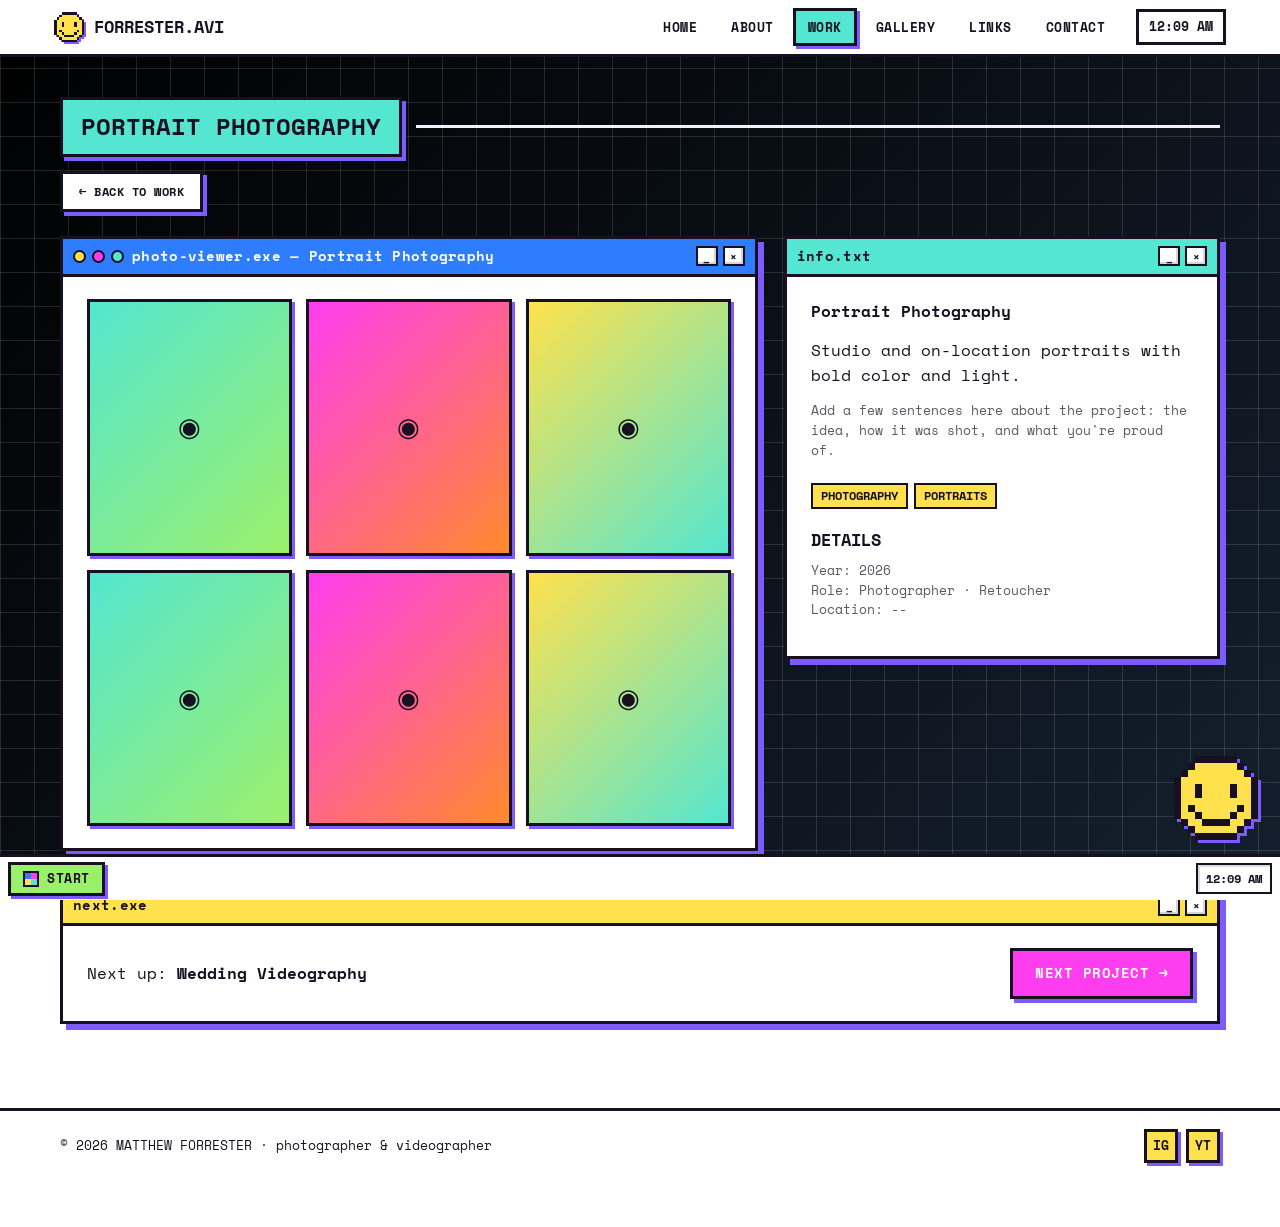
<file: portrait-photography.html>
<!DOCTYPE html>
<html lang="en">
<head>
<meta charset="UTF-8">
<meta name="viewport" content="width=device-width, initial-scale=1.0">
<title>Portrait Photography · MATTHEW FORRESTER</title>
<meta name="description" content="Portrait Photography — Studio and on-location portraits with bold color and light.">
<link rel="preconnect" href="https://fonts.googleapis.com">
<link rel="preconnect" href="https://fonts.gstatic.com" crossorigin>
<link href="https://fonts.googleapis.com/css2?family=Space+Mono:wght@400;700&display=swap" rel="stylesheet">
<link rel="icon" href="assets/favicon.svg" type="image/svg+xml">
<link rel="icon" href="assets/favicon-32.png" sizes="32x32" type="image/png">
<link rel="icon" href="favicon.ico" sizes="any">
<link rel="apple-touch-icon" href="assets/apple-touch-icon.png">
<meta name="theme-color" content="#0b0f17">
<link rel="stylesheet" href="style.css">
</head>
<body>

<header class="menubar">
  <div class="inner">
    <a href="index.html" class="brand"><span class="blip"></span> FORRESTER.AVI</a>
    <nav class="nav" id="nav">
      <a href="index.html">Home</a>
      <a href="about.html">About</a>
      <a href="work.html" class="active">Work</a>
      <a href="gallery.html">Gallery</a>
      <a href="links.html">Links</a>
      <a href="contact.html">Contact</a>
    </nav>
    <span class="clock" id="clock">--:--</span>
    <button class="navtoggle" id="navtoggle" aria-label="Menu">☰</button>
  </div>
</header>

<div class="wrap">

  <div class="sectitle" style="margin-top:40px"><h2>Portrait Photography</h2><span class="line"></span></div>
  <p style="margin:-8px 0 24px"><a href="work.html" class="btn" style="padding:8px 16px;font-size:.78rem">← Back to Work</a></p>

  <div class="projlayout">
    <div class="win" style="margin:0">
      <div class="bar"><span class="dots"><span class="y"></span><span class="m"></span><span class="c"></span></span><span class="ttl">photo-viewer.exe — Portrait Photography</span></div>
      <!-- EDIT: replace each placeholder frame with a photo, e.g.
           <img class="frame" src="assets/portrait-01.jpg" alt="Describe the photo"> -->
      <div class="body"><div class="frames"><div class="frame thumb a"><span>◉</span></div><div class="frame thumb b"><span>◉</span></div><div class="frame thumb c"><span>◉</span></div><div class="frame thumb a"><span>◉</span></div><div class="frame thumb b"><span>◉</span></div><div class="frame thumb c"><span>◉</span></div></div></div>
    </div>

    <div class="win" style="margin:0">
      <div class="bar cyan"><span class="ttl">info.txt</span></div>
      <div class="body prose">
        <!-- EDIT: tell the story of this project -->
        <p><b>Portrait Photography</b></p>
        <p>Studio and on-location portraits with bold color and light.</p>
        <p class="muted">Add a few sentences here about the project: the idea, how it was shot, and what you're proud of.</p>
        <p><span class="tag">Photography</span><span class="tag">Portraits</span></p>
        <h3>Details</h3>
        <!-- EDIT: fill in or delete any of these -->
        <p class="muted">Year: 2026<br>Role: Photographer · Retoucher<br>Location: --</p>
      </div>
    </div>
  </div>

  <div class="win" style="margin-top:34px">
    <div class="bar yellow"><span class="ttl">next.exe</span></div>
    <div class="body" style="display:flex;flex-wrap:wrap;gap:16px;align-items:center;justify-content:space-between">
      <p>Next up: <b>Wedding Videography</b></p>
      <a href="wedding-videography.html" class="btn magenta">Next Project →</a>
    </div>
  </div>

</div>

<footer class="footer">
  <div class="inner">
    <span>© <span id="yr">2026</span> MATTHEW FORRESTER · photographer &amp; videographer</span>
    <div class="soc"><a href="#" title="Instagram">IG</a><a href="https://www.youtube.com/@bekindrewindproductions" title="YouTube" target="_blank" rel="noopener">YT</a></div>
  </div>
</footer>

<script src="script.js"></script>
</body>
</html>
</file>
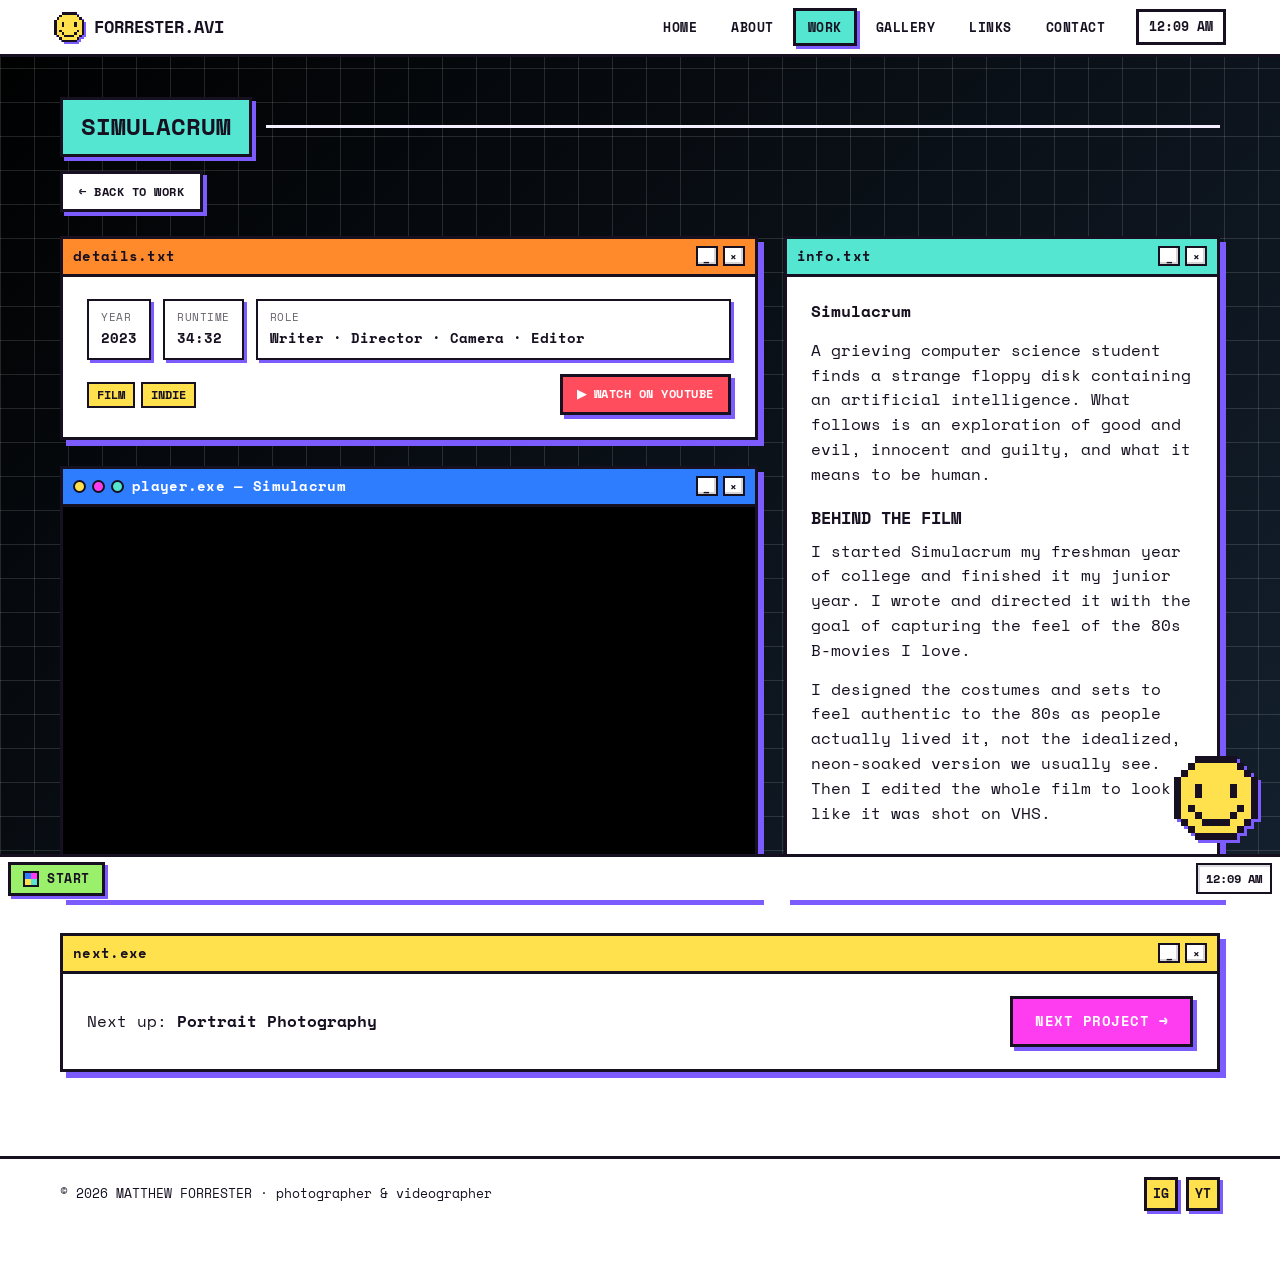
<file: simulacrum.html>
<!DOCTYPE html>
<html lang="en">
<head>
<meta charset="UTF-8">
<meta name="viewport" content="width=device-width, initial-scale=1.0">
<title>Simulacrum · MATTHEW FORRESTER</title>
<meta name="description" content="Simulacrum — A grieving computer science student finds a strange floppy disk containing an artificial intelligence. A film by Matthew Forrester.">
<link rel="preconnect" href="https://fonts.googleapis.com">
<link rel="preconnect" href="https://fonts.gstatic.com" crossorigin>
<link href="https://fonts.googleapis.com/css2?family=Space+Mono:wght@400;700&display=swap" rel="stylesheet">
<link rel="icon" href="assets/favicon.svg" type="image/svg+xml">
<link rel="icon" href="assets/favicon-32.png" sizes="32x32" type="image/png">
<link rel="icon" href="favicon.ico" sizes="any">
<link rel="apple-touch-icon" href="assets/apple-touch-icon.png">
<meta name="theme-color" content="#0b0f17">
<link rel="stylesheet" href="style.css">
</head>
<body>

<header class="menubar">
  <div class="inner">
    <a href="index.html" class="brand"><span class="blip"></span> FORRESTER.AVI</a>
    <nav class="nav" id="nav">
      <a href="index.html">Home</a>
      <a href="about.html">About</a>
      <a href="work.html" class="active">Work</a>
      <a href="gallery.html">Gallery</a>
      <a href="links.html">Links</a>
      <a href="contact.html">Contact</a>
    </nav>
    <span class="clock" id="clock">--:--</span>
    <button class="navtoggle" id="navtoggle" aria-label="Menu">☰</button>
  </div>
</header>

<div class="wrap">

  <div class="sectitle" style="margin-top:40px"><h2>Simulacrum</h2><span class="line"></span></div>
  <p style="margin:-8px 0 24px"><a href="work.html" class="btn" style="padding:8px 16px;font-size:.78rem">← Back to Work</a></p>

  <div class="projlayout vid">
    <div class="projleft">
      <!-- details -->
      <div class="win" style="margin:0">
        <div class="bar orange"><span class="ttl">details.txt</span></div>
        <div class="body">
          <!-- EDIT: fill in or change any of these -->
          <div class="stats">
            <div><span>Year</span><b>2023</b></div>
            <div><span>Runtime</span><b>34:32</b></div>
            <div><span>Role</span><b>Writer · Director · Camera · Editor</b></div>
          </div>
          <div class="detailfoot">
            <p><span class="tag">Film</span><span class="tag">Indie</span></p>
            <a href="https://www.youtube.com/watch?v=_sYQNARjg8E" class="btn red" target="_blank" rel="noopener" style="padding:8px 14px;font-size:.75rem">▶ Watch on YouTube</a>
          </div>
        </div>
      </div>

      <!-- video -->
      <div class="win" style="margin:0">
        <div class="bar"><span class="dots"><span class="y"></span><span class="m"></span><span class="c"></span></span><span class="ttl">player.exe — Simulacrum</span></div>
        <!-- EDIT: to change the video, swap the ID after /embed/ -->
        <div class="player">
          <iframe src="https://www.youtube-nocookie.com/embed/_sYQNARjg8E" title="Simulacrum" loading="lazy"
            allow="accelerometer; autoplay; clipboard-write; encrypted-media; gyroscope; picture-in-picture; web-share"
            referrerpolicy="strict-origin-when-cross-origin" allowfullscreen></iframe>
        </div>
      </div>
    </div>

    <!-- description -->
    <div class="win" style="margin:0">
      <div class="bar cyan"><span class="ttl">info.txt</span></div>
      <div class="body prose">
        <!-- EDIT: tell the story of this project -->
        <p><b>Simulacrum</b></p>
        <p>A grieving computer science student finds a strange floppy disk containing an artificial intelligence. What follows is an exploration of good and evil, innocent and guilty, and what it means to be human.</p>
        <h3>Behind the film</h3>
        <p>I started Simulacrum my freshman year of college and finished it my junior year. I wrote and directed it with the goal of capturing the feel of the 80s B-movies I love.</p>
        <p>I designed the costumes and sets to feel authentic to the 80s as people actually lived it, not the idealized, neon-soaked version we usually see. Then I edited the whole film to look like it was shot on VHS.</p>
      </div>
    </div>
  </div>

  <div class="win" style="margin-top:34px">
    <div class="bar yellow"><span class="ttl">next.exe</span></div>
    <div class="body" style="display:flex;flex-wrap:wrap;gap:16px;align-items:center;justify-content:space-between">
      <p>Next up: <b>Portrait Photography</b></p>
      <a href="portrait-photography.html" class="btn magenta">Next Project →</a>
    </div>
  </div>

</div>

<footer class="footer">
  <div class="inner">
    <span>© <span id="yr">2026</span> MATTHEW FORRESTER · photographer &amp; videographer</span>
    <div class="soc"><a href="#" title="Instagram">IG</a><a href="https://www.youtube.com/@bekindrewindproductions" title="YouTube" target="_blank" rel="noopener">YT</a></div>
  </div>
</footer>

<script src="script.js"></script>
</body>
</html>
</file>
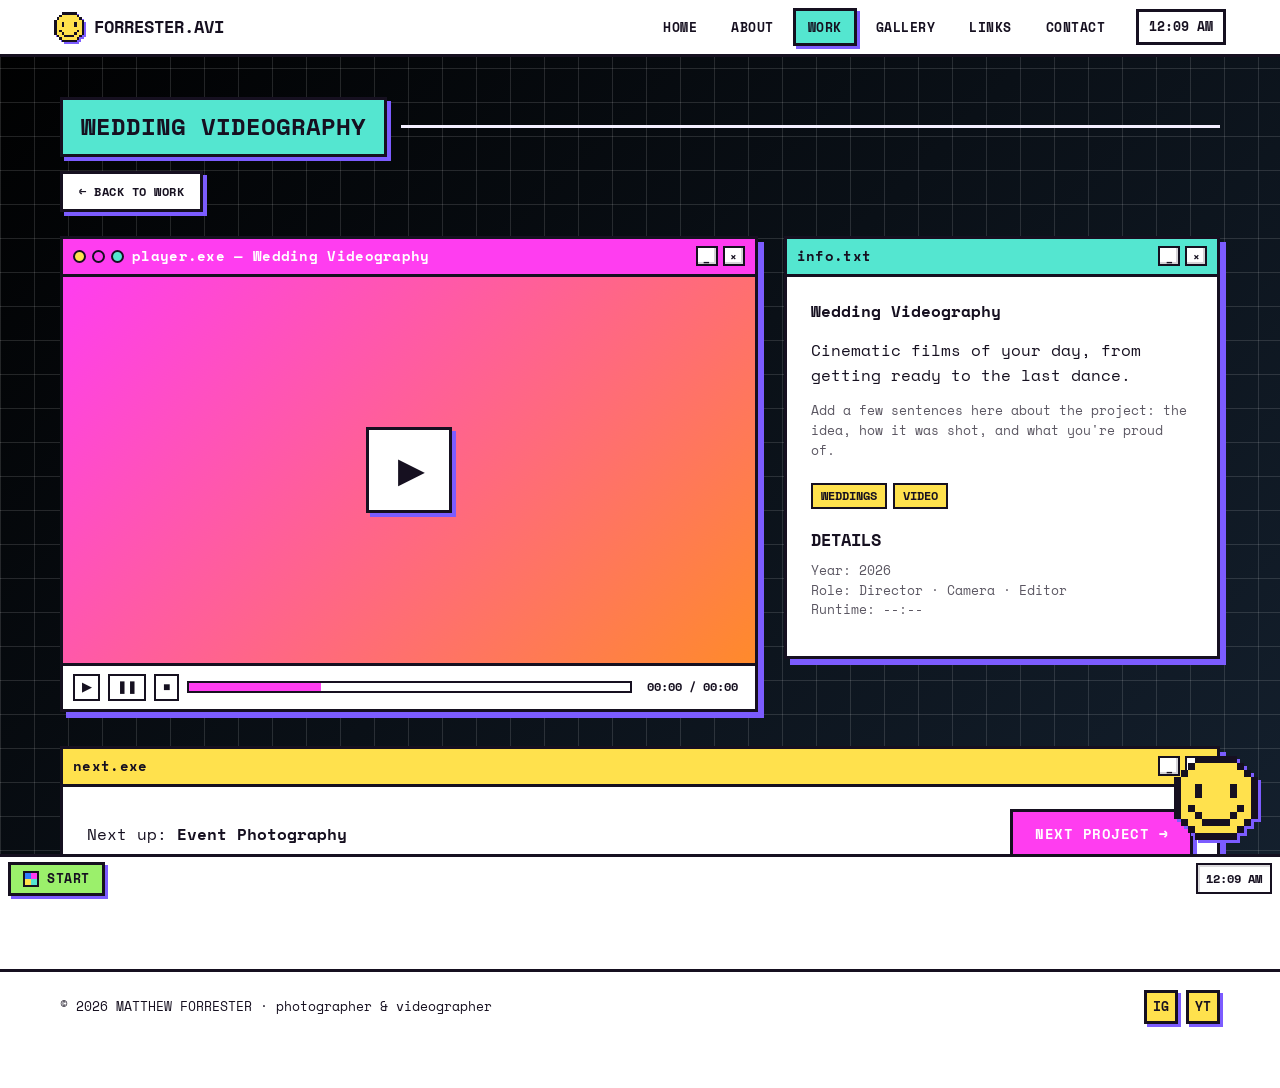
<file: wedding-videography.html>
<!DOCTYPE html>
<html lang="en">
<head>
<meta charset="UTF-8">
<meta name="viewport" content="width=device-width, initial-scale=1.0">
<title>Wedding Videography · MATTHEW FORRESTER</title>
<meta name="description" content="Wedding Videography — Cinematic films of your day, from getting ready to the last dance.">
<link rel="preconnect" href="https://fonts.googleapis.com">
<link rel="preconnect" href="https://fonts.gstatic.com" crossorigin>
<link href="https://fonts.googleapis.com/css2?family=Space+Mono:wght@400;700&display=swap" rel="stylesheet">
<link rel="icon" href="assets/favicon.svg" type="image/svg+xml">
<link rel="icon" href="assets/favicon-32.png" sizes="32x32" type="image/png">
<link rel="icon" href="favicon.ico" sizes="any">
<link rel="apple-touch-icon" href="assets/apple-touch-icon.png">
<meta name="theme-color" content="#0b0f17">
<link rel="stylesheet" href="style.css">
</head>
<body>

<header class="menubar">
  <div class="inner">
    <a href="index.html" class="brand"><span class="blip"></span> FORRESTER.AVI</a>
    <nav class="nav" id="nav">
      <a href="index.html">Home</a>
      <a href="about.html">About</a>
      <a href="work.html" class="active">Work</a>
      <a href="gallery.html">Gallery</a>
      <a href="links.html">Links</a>
      <a href="contact.html">Contact</a>
    </nav>
    <span class="clock" id="clock">--:--</span>
    <button class="navtoggle" id="navtoggle" aria-label="Menu">☰</button>
  </div>
</header>

<div class="wrap">

  <div class="sectitle" style="margin-top:40px"><h2>Wedding Videography</h2><span class="line"></span></div>
  <p style="margin:-8px 0 24px"><a href="work.html" class="btn" style="padding:8px 16px;font-size:.78rem">← Back to Work</a></p>

  <div class="projlayout">
    <div class="win" style="margin:0">
      <div class="bar magenta"><span class="dots"><span class="y"></span><span class="m"></span><span class="c"></span></span><span class="ttl">player.exe — Wedding Videography</span></div>
      <!-- EDIT: replace the placeholder below with your video embed, e.g.
           <iframe src="https://www.youtube.com/embed/VIDEO_ID" allowfullscreen></iframe>
           or <video src="assets/your-video.mp4" controls></video> -->
      <div class="player thumb b">
        <span class="play">▶</span>
      </div>
      <div class="playerbar"><span>▶</span><span>❚❚</span><span>■</span><i class="scrub"><b></b></i><span class="tc">00:00 / 00:00</span></div>
    </div>

    <div class="win" style="margin:0">
      <div class="bar cyan"><span class="ttl">info.txt</span></div>
      <div class="body prose">
        <!-- EDIT: tell the story of this project -->
        <p><b>Wedding Videography</b></p>
        <p>Cinematic films of your day, from getting ready to the last dance.</p>
        <p class="muted">Add a few sentences here about the project: the idea, how it was shot, and what you're proud of.</p>
        <p><span class="tag">Weddings</span><span class="tag">Video</span></p>
        <h3>Details</h3>
        <!-- EDIT: fill in or delete any of these -->
        <p class="muted">Year: 2026<br>Role: Director · Camera · Editor<br>Runtime: --:--</p>
      </div>
    </div>
  </div>

  <div class="win" style="margin-top:34px">
    <div class="bar yellow"><span class="ttl">next.exe</span></div>
    <div class="body" style="display:flex;flex-wrap:wrap;gap:16px;align-items:center;justify-content:space-between">
      <p>Next up: <b>Event Photography</b></p>
      <a href="event-photography.html" class="btn magenta">Next Project →</a>
    </div>
  </div>

</div>

<footer class="footer">
  <div class="inner">
    <span>© <span id="yr">2026</span> MATTHEW FORRESTER · photographer &amp; videographer</span>
    <div class="soc"><a href="#" title="Instagram">IG</a><a href="https://www.youtube.com/@bekindrewindproductions" title="YouTube" target="_blank" rel="noopener">YT</a></div>
  </div>
</footer>

<script src="script.js"></script>
</body>
</html>
</file>
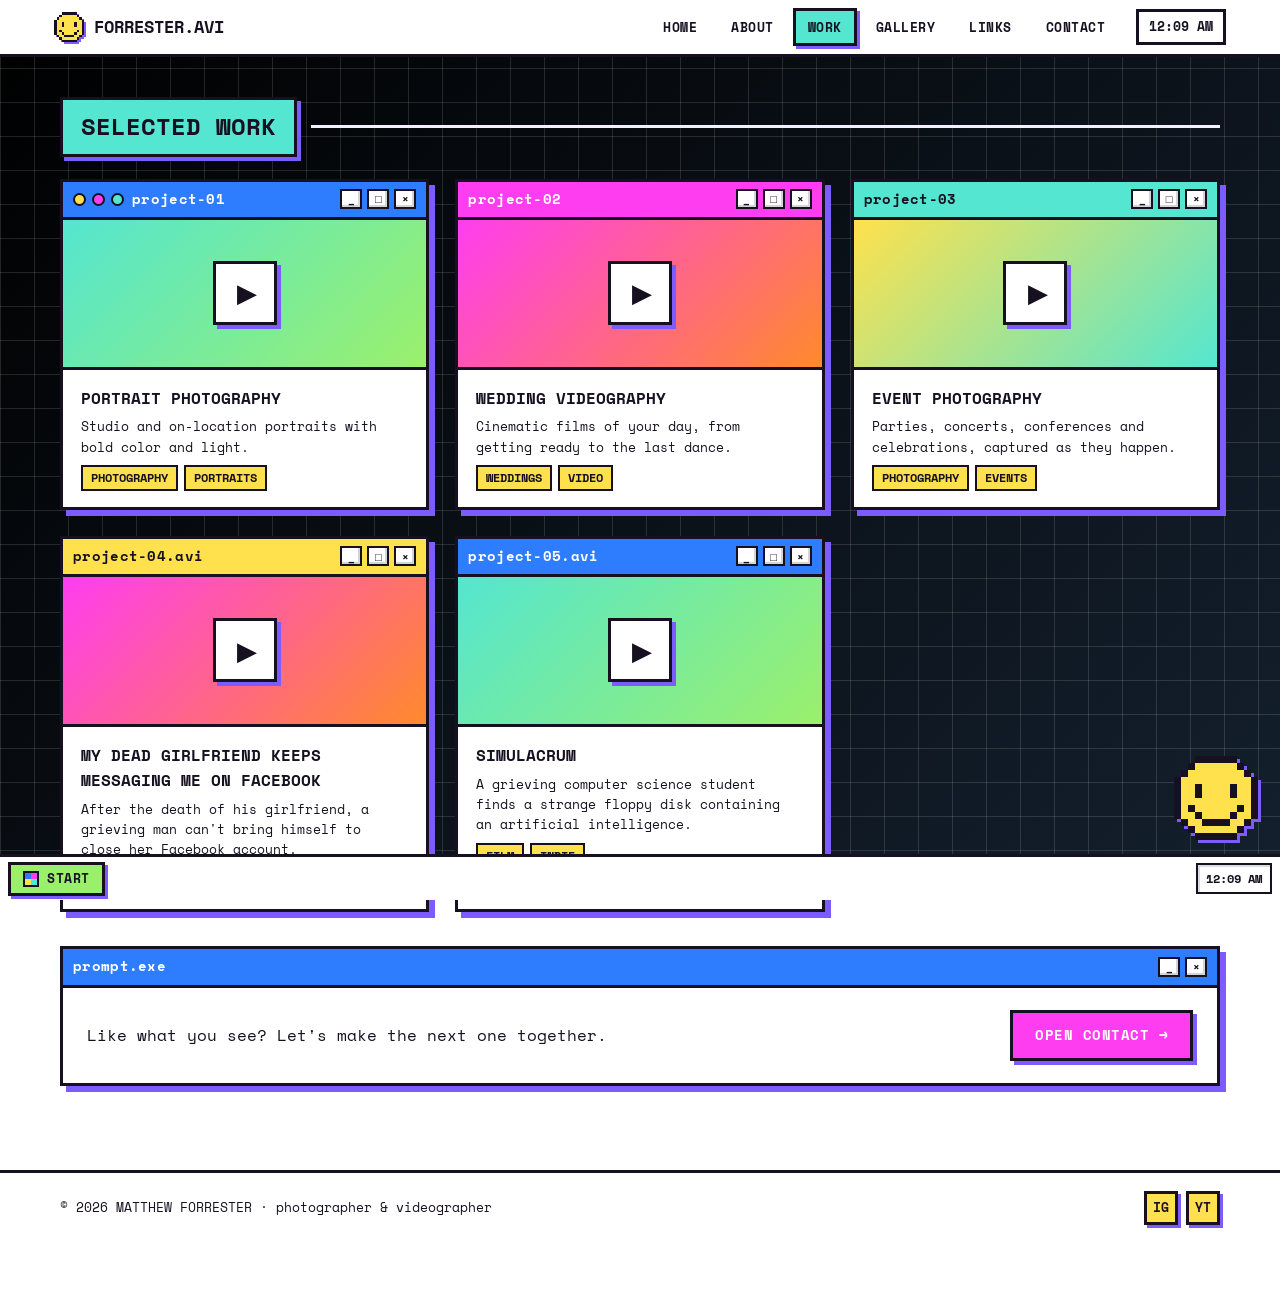
<file: work.html>
<!DOCTYPE html>
<html lang="en">
<head>
<meta charset="UTF-8">
<meta name="viewport" content="width=device-width, initial-scale=1.0">
<title>Work · MATTHEW FORRESTER</title>
<meta name="description" content="Work — Matthew Forrester, photographer &amp; videographer.">
<link rel="preconnect" href="https://fonts.googleapis.com">
<link rel="preconnect" href="https://fonts.gstatic.com" crossorigin>
<link href="https://fonts.googleapis.com/css2?family=Space+Mono:wght@400;700&display=swap" rel="stylesheet">
<link rel="icon" href="assets/favicon.svg" type="image/svg+xml">
<link rel="icon" href="assets/favicon-32.png" sizes="32x32" type="image/png">
<link rel="icon" href="favicon.ico" sizes="any">
<link rel="apple-touch-icon" href="assets/apple-touch-icon.png">
<meta name="theme-color" content="#0b0f17">
<link rel="stylesheet" href="style.css">
</head>
<body>

<header class="menubar">
  <div class="inner">
    <a href="index.html" class="brand"><span class="blip"></span> FORRESTER.AVI</a>
    <nav class="nav" id="nav">
      <a href="index.html">Home</a>
      <a href="about.html">About</a>
      <a href="work.html" class="active">Work</a>
      <a href="gallery.html">Gallery</a>
      <a href="links.html">Links</a>
      <a href="contact.html">Contact</a>
    </nav>
    <span class="clock" id="clock">--:--</span>
    <button class="navtoggle" id="navtoggle" aria-label="Menu">☰</button>
  </div>
</header>

<div class="wrap">

  <div class="sectitle" style="margin-top:40px"><h2>Selected Work</h2><span class="line"></span></div>

  <div class="grid3">
    <!-- EDIT: duplicate a card for each project; swap title bar colour + thumb (a/b/c) freely -->
    <article class="win card" style="margin:0">
      <div class="bar"><span class="dots"><span class="y"></span><span class="m"></span><span class="c"></span></span><span class="ttl">project-01</span></div>
      <a href="portrait-photography.html" class="thumb a" aria-label="Open Portrait Photography"><span class="play">▶</span></a>
      <div class="body"><h3>Portrait Photography</h3><p>Studio and on-location portraits with bold color and light.</p><span class="tag">Photography</span><span class="tag">Portraits</span></div>
    </article>
    <article class="win card" style="margin:0">
      <div class="bar magenta"><span class="ttl">project-02</span></div>
      <a href="wedding-videography.html" class="thumb b" aria-label="Open Wedding Videography"><span class="play">▶</span></a>
      <div class="body"><h3>Wedding Videography</h3><p>Cinematic films of your day, from getting ready to the last dance.</p><span class="tag">Weddings</span><span class="tag">Video</span></div>
    </article>
    <article class="win card" style="margin:0">
      <div class="bar cyan"><span class="ttl">project-03</span></div>
      <a href="event-photography.html" class="thumb c" aria-label="Open Event Photography"><span class="play">▶</span></a>
      <div class="body"><h3>Event Photography</h3><p>Parties, concerts, conferences and celebrations, captured as they happen.</p><span class="tag">Photography</span><span class="tag">Events</span></div>
    </article>
    <article class="win card" style="margin:0">
      <div class="bar yellow"><span class="ttl">project-04.avi</span></div>
      <a href="my-dead-girlfriend.html" class="thumb b" aria-label="Open My Dead Girlfriend Keeps Messaging Me On Facebook"><span class="play">▶</span></a>
      <!-- EDIT: add a one-line logline for the film -->
      <div class="body"><h3>My Dead Girlfriend Keeps Messaging Me On Facebook</h3><p>After the death of his girlfriend, a grieving man can't bring himself to close her Facebook account.</p><span class="tag">Film</span><span class="tag">Indie</span></div>
    </article>
    <article class="win card" style="margin:0">
      <div class="bar"><span class="ttl">project-05.avi</span></div>
      <a href="simulacrum.html" class="thumb a" aria-label="Open Simulacrum"><span class="play">▶</span></a>
      <!-- EDIT: add a one-line logline for the film -->
      <div class="body"><h3>Simulacrum</h3><p>A grieving computer science student finds a strange floppy disk containing an artificial intelligence.</p><span class="tag">Film</span><span class="tag">Indie</span></div>
    </article>
  </div>

  <div class="win" style="margin-top:34px">
    <div class="bar"><span class="ttl">prompt.exe</span><span class="ctrls"><span>×</span></span></div>
    <div class="body" style="display:flex;flex-wrap:wrap;gap:16px;align-items:center;justify-content:space-between">
      <p>Like what you see? Let's make the next one together.</p>
      <a href="contact.html" class="btn magenta">Open Contact →</a>
    </div>
  </div>

</div>

<footer class="footer">
  <div class="inner">
    <span>© <span id="yr">2026</span> MATTHEW FORRESTER · photographer &amp; videographer</span>
    <div class="soc"><a href="#" title="Instagram">IG</a><a href="https://www.youtube.com/@bekindrewindproductions" title="YouTube" target="_blank" rel="noopener">YT</a></div>
  </div>
</footer>

<script src="script.js"></script>
</body>
</html>
</file>
<file: style.css>
/* =========================================================
   RETRO UI — Bold flat retro-desktop website template
   Hand-built CSS (no third-party art). Reused on every page.
   Edit the brand colours in :root to recolour the whole site.
   ========================================================= */
:root{
  /* ---- BRAND PALETTE (edit me) ---- */
  --ink:#161020;          /* near-black outline + text */
  --paper:#ffffff;        /* window body */
  --cyan:#54e6d0;
  --yellow:#ffe14d;
  --magenta:#ff3df0;
  --purple:#7c5cff;       /* used ONLY for drop shadows */
  --blue:#2f7dff;         /* classic 90s title-bar blue */
  --orange:#ff8a2b;
  --red:#ff4d5e;
  --green:#9bf06b;
  /* desktop background */
  --bg1:#000000;          /* dark desktop gradient: top-left */
  --bg2:#14202e;          /* bottom-right (deep midnight blue) */
  --grid:rgba(255,255,255,.13);
  --on-bg:#f3efff;        /* text that sits directly on the dark background */
  --shade:var(--purple);  /* drop shadows */
  --pop:var(--purple);    /* every hard drop shadow is purple */
  /* structure */
  --bw:3px;               /* border weight */
  --shadow:6px 6px 0 var(--shade);
  --radius:0px;
  --mono:'Space Mono','DM Mono',ui-monospace,monospace;
}

*,*::before,*::after{margin:0;padding:0;box-sizing:border-box}
html{scroll-behavior:smooth}
body{
  font-family:var(--mono);color:var(--ink);line-height:1.55;
  background:
    linear-gradient(135deg,var(--bg1) 0%,var(--bg2) 100%) fixed;
  min-height:100vh;position:relative;
}
/* graph-paper grid overlay */
body::before{
  content:'';position:fixed;inset:0;z-index:0;pointer-events:none;
  background-image:
    linear-gradient(var(--grid) 1px,transparent 1px),
    linear-gradient(90deg,var(--grid) 1px,transparent 1px);
  background-size:34px 34px;
}
.wrap{position:relative;z-index:1;max-width:1200px;margin:0 auto;padding:0 20px}
img{max-width:100%;display:block}
a{color:inherit}

/* ================= TOP MENU BAR (nav) ================= */
.menubar{
  position:sticky;top:0;z-index:50;background:var(--paper);
  border-bottom:var(--bw) solid var(--ink);
}
.menubar .inner{max-width:1200px;margin:0 auto;display:flex;align-items:center;
  gap:6px;padding:8px 14px}
.brand{display:flex;align-items:center;gap:10px;font-weight:700;font-size:1.05rem;
  text-decoration:none;white-space:nowrap}
.brand .blip{width:30px;height:30px;flex:none;
  background:url("data:image/svg+xml,%3Csvg xmlns='http://www.w3.org/2000/svg' viewBox='0 0 12 12' shape-rendering='crispEdges'%3E%3Crect x='3' y='0' width='1' height='1' fill='%23161020'/%3E%3Crect x='4' y='0' width='1' height='1' fill='%23161020'/%3E%3Crect x='5' y='0' width='1' height='1' fill='%23161020'/%3E%3Crect x='6' y='0' width='1' height='1' fill='%23161020'/%3E%3Crect x='7' y='0' width='1' height='1' fill='%23161020'/%3E%3Crect x='8' y='0' width='1' height='1' fill='%23161020'/%3E%3Crect x='2' y='1' width='1' height='1' fill='%23161020'/%3E%3Crect x='3' y='1' width='1' height='1' fill='%23ffe14d'/%3E%3Crect x='4' y='1' width='1' height='1' fill='%23ffe14d'/%3E%3Crect x='5' y='1' width='1' height='1' fill='%23ffe14d'/%3E%3Crect x='6' y='1' width='1' height='1' fill='%23ffe14d'/%3E%3Crect x='7' y='1' width='1' height='1' fill='%23ffe14d'/%3E%3Crect x='8' y='1' width='1' height='1' fill='%23ffe14d'/%3E%3Crect x='9' y='1' width='1' height='1' fill='%23161020'/%3E%3Crect x='1' y='2' width='1' height='1' fill='%23161020'/%3E%3Crect x='2' y='2' width='1' height='1' fill='%23ffe14d'/%3E%3Crect x='3' y='2' width='1' height='1' fill='%23ffe14d'/%3E%3Crect x='4' y='2' width='1' height='1' fill='%23ffe14d'/%3E%3Crect x='5' y='2' width='1' height='1' fill='%23ffe14d'/%3E%3Crect x='6' y='2' width='1' height='1' fill='%23ffe14d'/%3E%3Crect x='7' y='2' width='1' height='1' fill='%23ffe14d'/%3E%3Crect x='8' y='2' width='1' height='1' fill='%23ffe14d'/%3E%3Crect x='9' y='2' width='1' height='1' fill='%23ffe14d'/%3E%3Crect x='10' y='2' width='1' height='1' fill='%23161020'/%3E%3Crect x='0' y='3' width='1' height='1' fill='%23161020'/%3E%3Crect x='1' y='3' width='1' height='1' fill='%23ffe14d'/%3E%3Crect x='2' y='3' width='1' height='1' fill='%23ffe14d'/%3E%3Crect x='3' y='3' width='1' height='1' fill='%23ffe14d'/%3E%3Crect x='4' y='3' width='1' height='1' fill='%23ffe14d'/%3E%3Crect x='5' y='3' width='1' height='1' fill='%23ffe14d'/%3E%3Crect x='6' y='3' width='1' height='1' fill='%23ffe14d'/%3E%3Crect x='7' y='3' width='1' height='1' fill='%23ffe14d'/%3E%3Crect x='8' y='3' width='1' height='1' fill='%23ffe14d'/%3E%3Crect x='9' y='3' width='1' height='1' fill='%23ffe14d'/%3E%3Crect x='10' y='3' width='1' height='1' fill='%23ffe14d'/%3E%3Crect x='11' y='3' width='1' height='1' fill='%23161020'/%3E%3Crect x='0' y='4' width='1' height='1' fill='%23161020'/%3E%3Crect x='1' y='4' width='1' height='1' fill='%23ffe14d'/%3E%3Crect x='2' y='4' width='1' height='1' fill='%23ffe14d'/%3E%3Crect x='3' y='4' width='1' height='1' fill='%23161020'/%3E%3Crect x='4' y='4' width='1' height='1' fill='%23ffe14d'/%3E%3Crect x='5' y='4' width='1' height='1' fill='%23ffe14d'/%3E%3Crect x='6' y='4' width='1' height='1' fill='%23ffe14d'/%3E%3Crect x='7' y='4' width='1' height='1' fill='%23ffe14d'/%3E%3Crect x='8' y='4' width='1' height='1' fill='%23161020'/%3E%3Crect x='9' y='4' width='1' height='1' fill='%23ffe14d'/%3E%3Crect x='10' y='4' width='1' height='1' fill='%23ffe14d'/%3E%3Crect x='11' y='4' width='1' height='1' fill='%23161020'/%3E%3Crect x='0' y='5' width='1' height='1' fill='%23161020'/%3E%3Crect x='1' y='5' width='1' height='1' fill='%23ffe14d'/%3E%3Crect x='2' y='5' width='1' height='1' fill='%23ffe14d'/%3E%3Crect x='3' y='5' width='1' height='1' fill='%23161020'/%3E%3Crect x='4' y='5' width='1' height='1' fill='%23ffe14d'/%3E%3Crect x='5' y='5' width='1' height='1' fill='%23ffe14d'/%3E%3Crect x='6' y='5' width='1' height='1' fill='%23ffe14d'/%3E%3Crect x='7' y='5' width='1' height='1' fill='%23ffe14d'/%3E%3Crect x='8' y='5' width='1' height='1' fill='%23161020'/%3E%3Crect x='9' y='5' width='1' height='1' fill='%23ffe14d'/%3E%3Crect x='10' y='5' width='1' height='1' fill='%23ffe14d'/%3E%3Crect x='11' y='5' width='1' height='1' fill='%23161020'/%3E%3Crect x='0' y='6' width='1' height='1' fill='%23161020'/%3E%3Crect x='1' y='6' width='1' height='1' fill='%23ffe14d'/%3E%3Crect x='2' y='6' width='1' height='1' fill='%23ffe14d'/%3E%3Crect x='3' y='6' width='1' height='1' fill='%23ffe14d'/%3E%3Crect x='4' y='6' width='1' height='1' fill='%23ffe14d'/%3E%3Crect x='5' y='6' width='1' height='1' fill='%23ffe14d'/%3E%3Crect x='6' y='6' width='1' height='1' fill='%23ffe14d'/%3E%3Crect x='7' y='6' width='1' height='1' fill='%23ffe14d'/%3E%3Crect x='8' y='6' width='1' height='1' fill='%23ffe14d'/%3E%3Crect x='9' y='6' width='1' height='1' fill='%23ffe14d'/%3E%3Crect x='10' y='6' width='1' height='1' fill='%23ffe14d'/%3E%3Crect x='11' y='6' width='1' height='1' fill='%23161020'/%3E%3Crect x='0' y='7' width='1' height='1' fill='%23161020'/%3E%3Crect x='1' y='7' width='1' height='1' fill='%23ffe14d'/%3E%3Crect x='2' y='7' width='1' height='1' fill='%23161020'/%3E%3Crect x='3' y='7' width='1' height='1' fill='%23ffe14d'/%3E%3Crect x='4' y='7' width='1' height='1' fill='%23ffe14d'/%3E%3Crect x='5' y='7' width='1' height='1' fill='%23ffe14d'/%3E%3Crect x='6' y='7' width='1' height='1' fill='%23ffe14d'/%3E%3Crect x='7' y='7' width='1' height='1' fill='%23ffe14d'/%3E%3Crect x='8' y='7' width='1' height='1' fill='%23ffe14d'/%3E%3Crect x='9' y='7' width='1' height='1' fill='%23161020'/%3E%3Crect x='10' y='7' width='1' height='1' fill='%23ffe14d'/%3E%3Crect x='11' y='7' width='1' height='1' fill='%23161020'/%3E%3Crect x='0' y='8' width='1' height='1' fill='%23161020'/%3E%3Crect x='1' y='8' width='1' height='1' fill='%23ffe14d'/%3E%3Crect x='2' y='8' width='1' height='1' fill='%23ffe14d'/%3E%3Crect x='3' y='8' width='1' height='1' fill='%23161020'/%3E%3Crect x='4' y='8' width='1' height='1' fill='%23ffe14d'/%3E%3Crect x='5' y='8' width='1' height='1' fill='%23ffe14d'/%3E%3Crect x='6' y='8' width='1' height='1' fill='%23ffe14d'/%3E%3Crect x='7' y='8' width='1' height='1' fill='%23ffe14d'/%3E%3Crect x='8' y='8' width='1' height='1' fill='%23161020'/%3E%3Crect x='9' y='8' width='1' height='1' fill='%23ffe14d'/%3E%3Crect x='10' y='8' width='1' height='1' fill='%23ffe14d'/%3E%3Crect x='11' y='8' width='1' height='1' fill='%23161020'/%3E%3Crect x='1' y='9' width='1' height='1' fill='%23161020'/%3E%3Crect x='2' y='9' width='1' height='1' fill='%23ffe14d'/%3E%3Crect x='3' y='9' width='1' height='1' fill='%23ffe14d'/%3E%3Crect x='4' y='9' width='1' height='1' fill='%23161020'/%3E%3Crect x='5' y='9' width='1' height='1' fill='%23161020'/%3E%3Crect x='6' y='9' width='1' height='1' fill='%23161020'/%3E%3Crect x='7' y='9' width='1' height='1' fill='%23161020'/%3E%3Crect x='8' y='9' width='1' height='1' fill='%23ffe14d'/%3E%3Crect x='9' y='9' width='1' height='1' fill='%23ffe14d'/%3E%3Crect x='10' y='9' width='1' height='1' fill='%23161020'/%3E%3Crect x='2' y='10' width='1' height='1' fill='%23161020'/%3E%3Crect x='3' y='10' width='1' height='1' fill='%23ffe14d'/%3E%3Crect x='4' y='10' width='1' height='1' fill='%23ffe14d'/%3E%3Crect x='5' y='10' width='1' height='1' fill='%23ffe14d'/%3E%3Crect x='6' y='10' width='1' height='1' fill='%23ffe14d'/%3E%3Crect x='7' y='10' width='1' height='1' fill='%23ffe14d'/%3E%3Crect x='8' y='10' width='1' height='1' fill='%23ffe14d'/%3E%3Crect x='9' y='10' width='1' height='1' fill='%23161020'/%3E%3Crect x='3' y='11' width='1' height='1' fill='%23161020'/%3E%3Crect x='4' y='11' width='1' height='1' fill='%23161020'/%3E%3Crect x='5' y='11' width='1' height='1' fill='%23161020'/%3E%3Crect x='6' y='11' width='1' height='1' fill='%23161020'/%3E%3Crect x='7' y='11' width='1' height='1' fill='%23161020'/%3E%3Crect x='8' y='11' width='1' height='1' fill='%23161020'/%3E%3C/svg%3E") center/contain no-repeat;image-rendering:pixelated;
  filter:drop-shadow(2px 2px 0 var(--shade))}  /* pixel smiley logo */
.nav{display:flex;gap:4px;margin-left:auto;flex-wrap:wrap}
.nav a{text-decoration:none;font-size:.82rem;font-weight:700;text-transform:uppercase;
  letter-spacing:.5px;padding:6px 12px;border:var(--bw) solid transparent}
.nav a:hover{background:var(--yellow);border-color:var(--ink)}
.nav a.active{background:var(--cyan);border-color:var(--ink);box-shadow:3px 3px 0 var(--shade)}
.clock{margin-left:10px;font-size:.8rem;font-weight:700;border:var(--bw) solid var(--ink);
  padding:5px 10px;background:#fff;white-space:nowrap}
.navtoggle{display:none;margin-left:auto;width:42px;height:38px;background:var(--cyan);
  border:var(--bw) solid var(--ink);box-shadow:3px 3px 0 var(--shade);cursor:pointer;
  font-size:1.2rem;line-height:1}

/* ================= WINDOW COMPONENT ================= */
.win{background:var(--paper);border:var(--bw) solid var(--ink);
  box-shadow:var(--shadow);margin-bottom:34px}
.win .bar{display:flex;align-items:center;gap:8px;padding:7px 10px;
  border-bottom:var(--bw) solid var(--ink);background:var(--blue);color:#fff;
  font-weight:700;font-size:.85rem}
.win .bar.cyan{background:var(--cyan);color:var(--ink)}
.win .bar.magenta{background:var(--magenta)}
.win .bar.yellow{background:var(--yellow);color:var(--ink)}
.win .bar.blue{background:var(--blue)}
.win .bar.orange{background:var(--orange);color:var(--ink)}
.win .bar.red{background:var(--red)}
.win .bar.green{background:var(--green);color:var(--ink)}
.dots{display:flex;gap:6px}
.dots span{width:13px;height:13px;border-radius:50%;border:2px solid var(--ink);background:#fff}
.dots .y{background:var(--yellow)} .dots .m{background:var(--magenta)} .dots .c{background:var(--cyan)}
.bar .ttl{font-weight:700;letter-spacing:.3px}
.ctrls{margin-left:auto;display:flex;gap:5px}
.ctrls span{width:22px;height:20px;border:2px solid var(--ink);background:#fff;color:var(--ink);
  display:grid;place-items:center;font-size:.7rem;font-weight:700;line-height:1}
.win .body{padding:22px 24px}

/* ================= BUTTONS ================= */
.btn{display:inline-flex;align-items:center;gap:8px;cursor:pointer;text-decoration:none;
  font-family:var(--mono);font-weight:700;text-transform:uppercase;letter-spacing:.5px;
  font-size:.85rem;padding:12px 22px;border:var(--bw) solid var(--ink);
  box-shadow:4px 4px 0 var(--sc,var(--shade));background:#fff;color:var(--ink);
  transition:transform .05s ease,box-shadow .05s ease}
.btn:hover{transform:translate(2px,2px);box-shadow:2px 2px 0 var(--sc,var(--shade))}
.btn:active{transform:translate(4px,4px);box-shadow:0 0 0 var(--sc,var(--shade))}
.btn.magenta{background:var(--magenta);color:#fff}
.btn.blue,.btn.purple{background:var(--blue);color:#fff}
.btn.orange{background:var(--orange);color:var(--ink)}
.btn.red{background:var(--red);color:#fff}
.btn.cyan{background:var(--cyan)}
.btn.yellow{background:var(--yellow)}

/* ================= HERO ================= */
.hero{display:grid;grid-template-columns:1.15fr .85fr;gap:30px;align-items:start;
  padding:46px 0 10px}
.hero h1{font-size:2.7rem;line-height:1.08;text-transform:uppercase;margin:6px 0 14px}
.hero h1 .hl{background:var(--yellow);padding:0 8px;border:var(--bw) solid var(--ink);
  box-shadow:3px 3px 0 var(--shade);display:inline-block}
.kicker{display:inline-block;background:var(--magenta);color:#fff;font-weight:700;
  text-transform:uppercase;letter-spacing:1px;font-size:.78rem;padding:6px 12px;
  border:var(--bw) solid var(--ink);box-shadow:3px 3px 0 var(--shade);margin-bottom:8px}
.hero p.lead{font-size:1rem;margin-bottom:22px;max-width:42ch}
.cta{display:flex;gap:14px;flex-wrap:wrap}

/* decorative mini-window cluster in hero */
.cluster{position:relative;display:flex;flex-direction:column;gap:24px}
.cluster .win{position:relative;margin:0}   /* stacked with gaps, no overlap */
.mini .body{padding:14px 16px;font-size:.82rem}
.loadbar{display:flex;gap:4px;margin-top:8px}
.loadbar i{flex:1;height:16px;background:var(--blue);border:2px solid var(--ink)}
.loadbar i:nth-child(n+7){background:#fff}
.choicebtns{display:flex;gap:10px;margin-top:12px}
.choicebtns .btn{padding:8px 16px;font-size:.78rem;box-shadow:3px 3px 0 var(--shade)}

/* ================= SECTION TITLE ================= */
.sectitle{display:flex;align-items:center;gap:14px;margin:42px 0 22px}
.sectitle h2{font-size:1.5rem;text-transform:uppercase;background:var(--cyan);
  border:var(--bw) solid var(--ink);box-shadow:4px 4px 0 var(--shade);padding:8px 18px}
.sectitle .line{flex:1;height:var(--bw);background:var(--ink)}

/* ================= CARD GRID (work) ================= */
.grid3{display:grid;grid-template-columns:repeat(3,1fr);gap:26px}
.card .thumb{height:150px;border-bottom:var(--bw) solid var(--ink);
  display:grid;place-items:center;font-size:2.4rem;color:var(--ink)}
.card .thumb.a{background:linear-gradient(135deg,var(--cyan),var(--green))}
.card .thumb.b{background:linear-gradient(135deg,var(--magenta),var(--orange))}
.card .thumb.c{background:linear-gradient(135deg,var(--yellow),var(--cyan))}
.card .body{padding:16px 18px}
.card h3{font-size:1rem;text-transform:uppercase;margin-bottom:6px}
.card p{font-size:.82rem}
.tag{display:inline-block;font-size:.72rem;font-weight:700;text-transform:uppercase;
  background:var(--yellow);border:2px solid var(--ink);padding:2px 8px;margin:8px 6px 0 0}

/* ================= LINK STACK (link-in-bio) ================= */
.linkstack{display:flex;flex-direction:column;gap:16px;max-width:560px;margin:0 auto}
.linkstack .btn{justify-content:center;width:100%;padding:16px;font-size:.95rem}

/* ================= FORM FIELDS ================= */
.field{margin-bottom:16px}
.field label{display:block;font-weight:700;text-transform:uppercase;font-size:.78rem;margin-bottom:6px}
.field input,.field textarea{width:100%;font-family:var(--mono);font-size:.9rem;
  padding:10px 12px;border:var(--bw) solid var(--ink);background:#fff;color:var(--ink)}
.field input:focus,.field textarea:focus{outline:none;background:var(--cyan)}

/* ================= FOOTER ================= */
.footer{border-top:var(--bw) solid var(--ink);background:var(--paper);margin-top:50px}
.footer .inner{max-width:1200px;margin:0 auto;padding:18px 20px;display:flex;
  flex-wrap:wrap;gap:12px;align-items:center;justify-content:space-between;font-size:.8rem}
.footer .soc{display:flex;gap:8px}
.footer .soc a{width:34px;height:34px;border:var(--bw) solid var(--ink);background:var(--yellow);
  display:grid;place-items:center;text-decoration:none;box-shadow:3px 3px 0 var(--shade);font-weight:700}

/* prose blocks */
.prose p{margin-bottom:14px}
.prose h3{text-transform:uppercase;margin:18px 0 8px;font-size:1.05rem}
.muted{opacity:.7;font-size:.8rem}

/* ================= RESPONSIVE ================= */
@media(max-width:860px){
  .hero{grid-template-columns:1fr;gap:34px}
  .cluster{min-height:0}
  .cluster .win{width:100%!important;margin-left:0!important}
  .grid3{grid-template-columns:1fr 1fr}
}
@media(max-width:620px){
  .nav,.clock{display:none}
  .nav.open{display:flex;position:absolute;top:100%;left:0;right:0;flex-direction:column;
    background:var(--paper);border-bottom:var(--bw) solid var(--ink);padding:10px;gap:6px}
  .nav.open a{width:100%}
  .navtoggle{display:block}
  .hero h1{font-size:2rem}
  .grid3{grid-template-columns:1fr}
  .menubar .inner{position:relative}
}

/* =========================================================
   90s WINDOW MANAGER  (added — works with script.js)
   ========================================================= */
/* real buttons in the title bar */
.ctrls button{width:22px;height:20px;border:2px solid var(--ink);background:#fff;color:var(--ink);
  display:grid;place-items:center;font:700 .7rem/1 var(--mono);cursor:pointer;padding:0;
  box-shadow:inset -2px -2px 0 rgba(22,16,32,.18)}
.ctrls button:hover{background:var(--yellow)}
.ctrls button:active{box-shadow:inset 2px 2px 0 rgba(22,16,32,.3);transform:translate(1px,1px)}
.ctrls button[data-act="close"]:hover{background:var(--magenta);color:#fff}
.bar.draggable{cursor:grab;user-select:none;touch-action:none}
.win.dragging{opacity:.92}
.win.dragging .bar{cursor:grabbing}
.win.active{box-shadow:8px 8px 0 var(--shade)}
.win{position:relative}                    /* lets any window be raised above the others */
.wrap{z-index:2}                            /* dragged windows float over the footer too */
body.is-dragging{user-select:none;-webkit-user-select:none;cursor:grabbing}
.win.dragging{transition:none;box-shadow:10px 10px 0 var(--shade)}

/* states */
.win.is-closed,.win.is-min{display:none!important}
.win.anim-close{animation:winClose .18s steps(4) forwards}
.win.anim-open{animation:winOpen .22s steps(4)}
@keyframes winClose{to{transform:scale(.6);opacity:0}}
@keyframes winOpen{from{transform:scale(.6);opacity:0}}

/* maximised */
.win.maxed{translate:none!important;position:fixed!important;top:64px!important;left:16px!important;right:16px!important;
  bottom:58px!important;width:auto!important;height:auto!important;margin:0!important;z-index:95!important;
  display:flex;flex-direction:column;max-width:none!important}
.win.maxed>.body,.win.maxed>.thumb{overflow:auto}
.win.maxed>.body{flex:1}
.win.maxed>.thumb{flex:1;min-height:150px;font-size:5rem}
.win-shade{position:fixed;inset:0;z-index:94;background:rgba(22,16,32,.35);display:none}
body.win-maxed .win-shade{display:block}
body.win-maxed .wrap{z-index:auto} /* lets the maximised window sit above the shade */

/* animated loading bar */
.loadbar i.on{background:var(--blue)!important}
.loadbar i:not(.on){background:#fff!important}

/* taskbar */
body.has-taskbar{padding-bottom:46px}
.taskbar{position:fixed;left:0;right:0;bottom:0;z-index:100;height:46px;display:flex;align-items:center;
  gap:6px;padding:5px 8px;background:var(--paper);border-top:var(--bw) solid var(--ink)}
.tb-start,.tb-task{font:700 .8rem var(--mono);color:var(--ink);background:#fff;cursor:pointer;
  border:var(--bw) solid var(--ink);box-shadow:3px 3px 0 var(--shade);height:34px;padding:0 12px;
  display:inline-flex;align-items:center;gap:8px;white-space:nowrap}
.tb-start{background:var(--green);text-transform:uppercase;letter-spacing:.5px}
.tb-start.on,.tb-start:active,.tb-task:active{transform:translate(2px,2px);box-shadow:1px 1px 0 var(--shade)}
.tb-logo{width:16px;height:16px;border:2px solid var(--ink);
  background:conic-gradient(var(--magenta) 0 25%,var(--cyan) 0 50%,var(--yellow) 0 75%,var(--blue) 0)}
.tb-tasks{flex:1;display:flex;gap:6px;overflow-x:auto;min-width:0;padding:2px 4px 4px 2px}
.tb-task{max-width:180px;overflow:hidden;text-overflow:ellipsis;background:var(--cyan)}
.tb-task::before{content:'🗔'}
.tb-clock{font-size:.78rem;font-weight:700;border:2px solid var(--ink);padding:4px 8px;background:#fff;
  box-shadow:inset 2px 2px 0 rgba(22,16,32,.15);white-space:nowrap}

/* start menu */
.startmenu{position:absolute;left:8px;bottom:50px;display:flex;width:250px;max-width:calc(100vw - 16px);
  background:var(--paper);border:var(--bw) solid var(--ink);box-shadow:6px 6px 0 var(--shade)}
.startmenu[hidden]{display:none}
.sm-side{writing-mode:vertical-rl;transform:rotate(180deg);background:linear-gradient(var(--red),var(--orange) 55%,var(--yellow));
  color:#fff;font-weight:700;letter-spacing:2px;padding:10px 6px;border-left:var(--bw) solid var(--ink);font-size:1rem}
.sm-side b{color:var(--yellow)}
.sm-items{flex:1;display:flex;flex-direction:column;padding:6px;max-height:70vh;overflow:auto}
.sm-items a,.sm-items button{display:block;text-align:left;text-decoration:none;font:700 .82rem var(--mono);
  color:var(--ink);padding:8px 10px;border:2px solid transparent;background:none;cursor:pointer;width:100%}
.sm-items a:hover,.sm-items button:hover{background:var(--yellow);border-color:var(--ink)}
.sm-items hr{border:0;border-top:2px solid var(--ink);margin:6px 0}
.sm-label{font-size:.68rem;text-transform:uppercase;opacity:.6;padding:4px 10px}
.sm-closed button{font-weight:400}

@media(max-width:860px){
  .win.maxed{top:56px!important;left:8px!important;right:8px!important}
}
@media(prefers-reduced-motion:reduce){
  .win.anim-close,.win.anim-open{animation:none}
}

/* sticky footer: on short pages the footer sits at the bottom, just above the taskbar */
body{display:flex;flex-direction:column}
body>.wrap{width:100%;flex:1 0 auto}
body>.footer{margin-top:50px;flex-shrink:0;position:relative;z-index:1}

/* ================= PLAY-BUTTON THUMBS ================= */
a.thumb{text-decoration:none;cursor:pointer}
.thumb .play{width:64px;height:64px;display:grid;place-items:center;font-size:1.6rem;line-height:1;
  padding-left:5px;background:#fff;color:var(--ink);border:var(--bw) solid var(--ink);
  box-shadow:4px 4px 0 var(--shade);transition:transform .05s ease,box-shadow .05s ease,background .1s}
a.thumb:hover .play,a.thumb:focus-visible .play{background:var(--yellow);transform:translate(2px,2px);box-shadow:2px 2px 0 var(--shade)}
a.thumb:active .play{transform:translate(4px,4px);box-shadow:0 0 0 var(--shade)}
a.thumb:focus-visible{outline:var(--bw) dashed var(--ink);outline-offset:-8px}

/* ================= PROJECT PAGES ================= */
.projlayout{display:grid;grid-template-columns:1.6fr 1fr;gap:26px;align-items:start}
.player{aspect-ratio:16/9;height:auto;display:grid;place-items:center;border-bottom:var(--bw) solid var(--ink)}
.player .play{width:86px;height:86px;font-size:2.2rem}
.player iframe,.player video{width:100%;height:100%;border:0;display:block;background:#000}
.playerbar{display:flex;align-items:center;gap:8px;padding:8px 10px;font-size:.75rem;font-weight:700}
.playerbar span{border:2px solid var(--ink);padding:2px 7px;background:#fff}
.playerbar .scrub{flex:1;height:12px;border:2px solid var(--ink);background:#fff;position:relative}
.playerbar .scrub b{position:absolute;inset:0 70% 0 0;background:var(--magenta)}
.playerbar .tc{border:0;background:none}
.frames{display:grid;grid-template-columns:repeat(3,1fr);gap:14px}
.frame{aspect-ratio:4/5;height:auto;border:var(--bw) solid var(--ink);box-shadow:3px 3px 0 var(--shade);
  display:grid;place-items:center;font-size:1.6rem;object-fit:cover;width:100%}
@media(max-width:860px){.projlayout{grid-template-columns:1fr}}
@media(max-width:620px){.frames{grid-template-columns:1fr 1fr}}
.player.a,.frame.a{background:linear-gradient(135deg,var(--cyan),var(--green))}
.player.b,.frame.b{background:linear-gradient(135deg,var(--magenta),var(--orange))}
.player.c,.frame.c{background:linear-gradient(135deg,var(--yellow),var(--cyan))}
.player:has(iframe){background:#000;border-bottom:0}

/* ================= DARK BACKGROUND ================= */
.wrap{color:var(--on-bg)}
.win,.startmenu{color:var(--ink)}
.hero h1 .hl,.sectitle h2{color:var(--ink)}
.sectitle .line{background:var(--on-bg)}
.win-shade{background:rgba(0,0,0,.6)}

/* things sitting directly on the dark background */
.hero .cta .btn,.linkstack .btn,.wrap>p>.btn{--sc:var(--pop)}
.kicker,.sectitle h2,.hero h1 .hl{box-shadow:4px 4px 0 var(--pop)}

/* contact form status line */
.formstatus{margin-top:14px;font-weight:700;font-size:.85rem;min-height:1.2em}
.formstatus.ok{color:#0a7d3e}
.formstatus.err{color:#c4142b}
.btn:disabled{opacity:.6;cursor:wait}

/* About page: two even rows (bio | portrait, skills | system.info) */
.aboutgrid{display:grid;grid-template-columns:1.25fr .75fr;gap:26px;align-items:stretch}
.aboutgrid>.win{display:flex;flex-direction:column}
.aboutgrid>.win>.body{flex:1}
.photowin .photo{position:relative;flex:1;min-height:320px;overflow:hidden}
.photowin .photo img{position:absolute;inset:0;width:100%;height:100%;object-fit:cover;object-position:center 30%}
@media(max-width:860px){.aboutgrid{grid-template-columns:1fr}.photowin .photo{min-height:420px}}

/* video project pages: details + player on the left, description on the right */
.projlayout.vid{align-items:stretch}
.projleft{display:flex;flex-direction:column;gap:26px;min-width:0}
.projlayout.vid>.win{display:flex;flex-direction:column}
.projlayout.vid>.win>.body{flex:1}
.stats{display:grid;grid-template-columns:auto auto 1fr;gap:12px}
.stats div{border:2px solid var(--ink);padding:8px 12px;background:#fff;box-shadow:3px 3px 0 var(--shade)}
.stats span{display:block;font-size:.66rem;text-transform:uppercase;letter-spacing:.5px;opacity:.65}
.stats b{font-size:.9rem}
.detailfoot{display:flex;flex-wrap:wrap;gap:12px;align-items:center;justify-content:space-between;margin-top:14px}
.detailfoot .tag{margin-top:0}
@media(max-width:620px){.stats{grid-template-columns:1fr 1fr}.stats div:last-child{grid-column:1/-1}}

/* ================= REEL RUNNER GAME WINDOW ================= */
.gamewin{position:fixed;top:84px;left:max(12px,calc(50% - 340px));width:680px;max-width:calc(100vw - 24px);
  z-index:90;margin:0}
.gamewin .body{padding:12px}
.gamewin canvas{width:100%;height:auto;display:block;border:var(--bw) solid var(--ink);
  background:#0b0f17;image-rendering:pixelated;touch-action:manipulation;cursor:pointer}
.gamehelp{font-size:.72rem;margin-top:8px;opacity:.7}
.sm-sound[aria-pressed="true"]{background:var(--cyan)}

/* ================= JUKEBOX WINDOW ================= */
.jukewin{position:fixed;top:120px;right:16px;width:360px;max-width:calc(100vw - 24px);z-index:90;margin:0}
.jukewin .body{padding:12px}
.jb-screen{background:#071a14;border:var(--bw) solid var(--ink);padding:8px;color:#54e6d0;
  box-shadow:inset 0 0 18px rgba(84,230,208,.18)}
.jb-viz{width:100%;height:auto;display:block;image-rendering:pixelated}
.jb-marquee{overflow:hidden;white-space:nowrap;margin-top:6px;font-weight:700;font-size:.85rem;
  border-top:1px dashed rgba(84,230,208,.35);padding-top:6px}
.jb-marquee span{display:inline-block;padding-left:100%;animation:jbScroll 12s linear infinite}
.jukewin:not(.is-playing) .jb-marquee span{animation-play-state:paused;padding-left:0}
@keyframes jbScroll{to{transform:translateX(-100%)}}
.jb-time{display:flex;justify-content:space-between;font-size:.75rem;margin-top:4px;opacity:.85}
.jb-seek{height:14px;border:2px solid var(--ink);background:#fff;margin:10px 0;cursor:pointer;position:relative}
.jb-seek b{position:absolute;left:0;top:0;bottom:0;width:0;background:var(--magenta)}
.jb-ctrls{display:flex;gap:6px;align-items:center}
.jb-ctrls button{width:40px;height:34px;font:700 .9rem var(--mono);background:#fff;color:var(--ink);cursor:pointer;
  border:var(--bw) solid var(--ink);box-shadow:3px 3px 0 var(--shade)}
.jb-ctrls button:active{transform:translate(2px,2px);box-shadow:1px 1px 0 var(--shade)}
.jb-ctrls .jb-play{background:var(--cyan)}
.jb-vol{margin-left:auto;display:flex;align-items:center;gap:4px;font-size:.9rem}
.jb-vol input{width:80px;accent-color:var(--magenta)}
.jb-list{list-style:none;margin:12px 0 8px;border:2px solid var(--ink);max-height:196px;overflow:auto}
.jb-list li+li{border-top:1px solid rgba(22,16,32,.15)}
.jb-list button{display:block;width:100%;text-align:left;font:400 .78rem var(--mono);padding:6px 8px;
  background:none;border:0;color:var(--ink);cursor:pointer}
.jb-list button:hover{background:var(--yellow)}
.jb-list li.on button{font-weight:700;background:var(--cyan)}
.jb-load{display:block;font-size:.72rem;opacity:.75;cursor:pointer;text-decoration:underline}
@media(max-width:620px){.jukewin{right:12px;top:80px}}

/* page-change loading cursor (seamless navigation) */
body.is-loading,body.is-loading *{cursor:progress!important}
.wrap h1:focus,.wrap h2:focus{outline:none}

/* ================= REC — DESKTOP HELPER ================= */
.buddy{position:fixed;right:22px;bottom:60px;z-index:92;display:flex;flex-direction:column;align-items:flex-end}
.buddy.flip{align-items:flex-start}
.buddy.is-hidden{display:none}
.buddy-me{background:none;border:0;padding:0;cursor:pointer;touch-action:none;
  filter:drop-shadow(3px 3px 0 var(--shade));animation:recBob 1.6s steps(2) infinite}
.buddy-me canvas{display:block;width:84px;height:84px;image-rendering:pixelated}
.buddy-me:hover{animation-duration:.5s}
.buddy-me:focus-visible{outline:var(--bw) dashed var(--yellow);outline-offset:4px}
.buddy.dragging .buddy-me{cursor:grabbing;animation:none}
@keyframes recBob{50%{transform:translateY(-4px)}}
.buddy-bubble{position:relative;width:270px;background:#fff;color:var(--ink);border:var(--bw) solid var(--ink);
  box-shadow:5px 5px 0 var(--shade);padding:14px 14px 12px;margin-bottom:14px;font-size:.82rem;line-height:1.45}
.buddy-bubble::after{content:'';position:absolute;bottom:-14px;right:30px;width:20px;height:14px;background:#fff;
  border-right:var(--bw) solid var(--ink);border-bottom:var(--bw) solid var(--ink);clip-path:polygon(0 0,100% 0,100% 100%)}
.buddy.flip .buddy-bubble::after{right:auto;left:30px;transform:scaleX(-1)}
.buddy-bubble[hidden]{display:none}
.buddy-text{min-height:1.4em;padding-right:18px}
.buddy-x{position:absolute;top:6px;right:6px;width:22px;height:20px;border:2px solid var(--ink);background:#fff;
  font:700 .7rem var(--mono);cursor:pointer;color:var(--ink)}
.buddy-x:hover{background:var(--magenta);color:#fff}
.buddy-menu{display:flex;flex-direction:column;gap:6px;margin-top:10px}
.buddy-menu[hidden]{display:none}
.buddy-menu button{text-align:left;font:700 .78rem var(--mono);padding:7px 10px;background:var(--yellow);color:var(--ink);
  border:2px solid var(--ink);box-shadow:3px 3px 0 var(--shade);cursor:pointer}
.buddy-menu button:hover{background:var(--cyan)}
.buddy-menu button:active{transform:translate(2px,2px);box-shadow:1px 1px 0 var(--shade)}
.buddy-menu .buddy-hide{background:#fff;font-weight:400}
/* desktop only */
@media (max-width:860px),(hover:none){.buddy{display:none!important}}
@media(prefers-reduced-motion:reduce){.buddy-me{animation:none}}

/* mobile: no Rec or Jukebox in the Start menu */
@media (max-width:860px),(hover:none){.sm-buddy,.sm-juke{display:none!important}}

/* inline pixel smiley (replaces the ☺ text character, which renders squished) */
.px-smile{display:inline-block;width:1.15em;height:1.15em;vertical-align:-.22em;image-rendering:pixelated}
</file>
